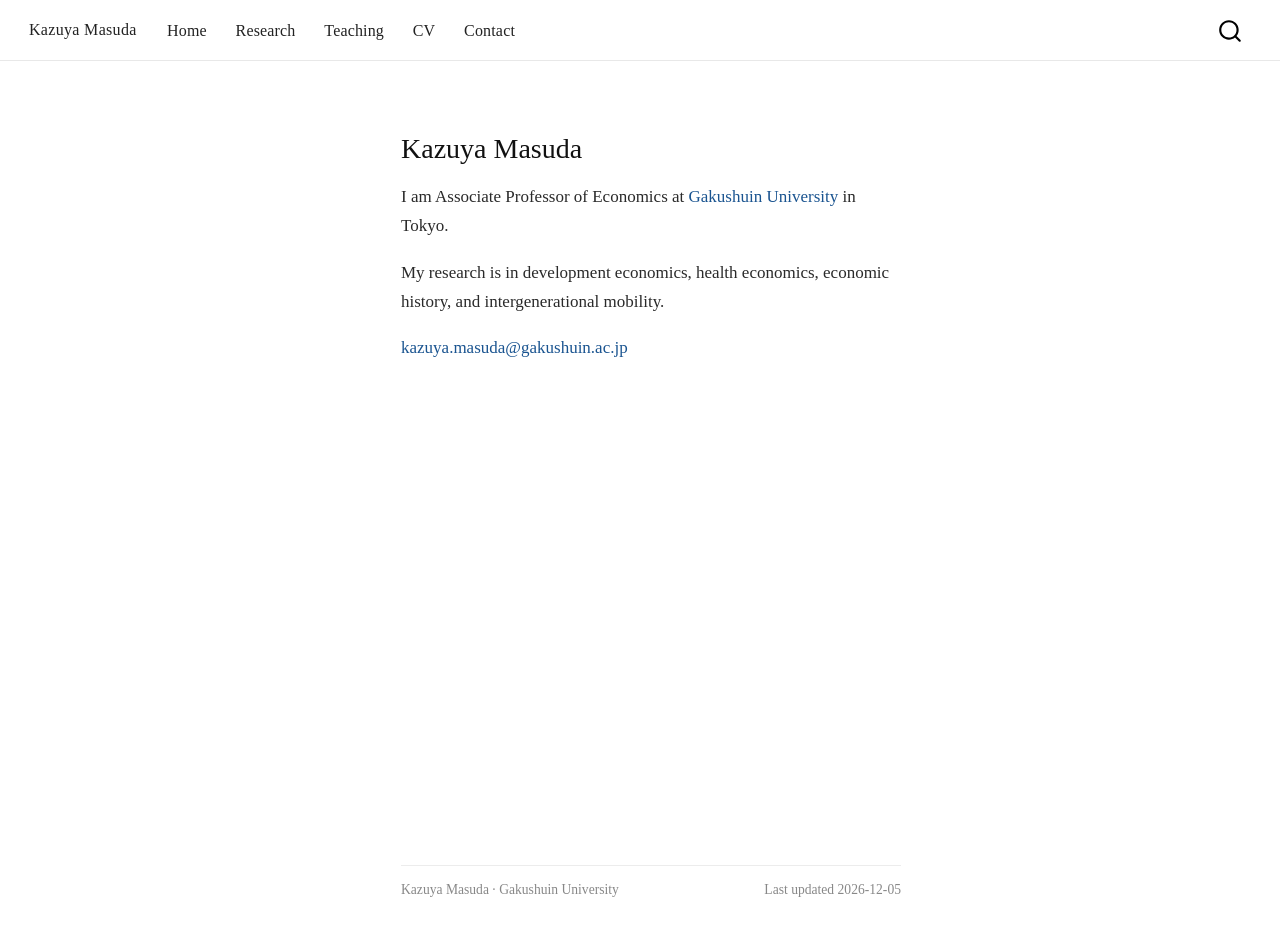
<file: index.html>
<!DOCTYPE html>
<html xmlns="http://www.w3.org/1999/xhtml" lang="en" xml:lang="en"><head>

<meta charset="utf-8">
<meta name="generator" content="quarto-1.9.37">

<meta name="viewport" content="width=device-width, initial-scale=1.0, user-scalable=yes">


<title>Kazuya Masuda</title>
<style>
/* Default styles provided by pandoc.
** See https://pandoc.org/MANUAL.html#variables-for-html for config info.
*/
code{white-space: pre-wrap;}
span.smallcaps{font-variant: small-caps;}
div.columns{display: flex; gap: min(4vw, 1.5em);}
div.column{flex: auto; overflow-x: auto;}
div.hanging-indent{margin-left: 1.5em; text-indent: -1.5em;}
ul.task-list{list-style: none;}
ul.task-list li input[type="checkbox"] {
  width: 0.8em;
  margin: 0 0.8em 0.2em -1em; /* quarto-specific, see https://github.com/quarto-dev/quarto-cli/issues/4556 */ 
  vertical-align: middle;
}
</style>


<script src="site_libs/quarto-nav/quarto-nav.js"></script>
<script src="site_libs/clipboard/clipboard.min.js"></script>
<script src="site_libs/quarto-search/autocomplete.umd.js"></script>
<script src="site_libs/quarto-search/fuse.min.js"></script>
<script src="site_libs/quarto-search/quarto-search.js"></script>
<meta name="quarto:offset" content="./">
<script src="site_libs/quarto-html/quarto.js" type="module"></script>
<script src="site_libs/quarto-html/tabsets/tabsets.js" type="module"></script>
<script src="site_libs/quarto-html/popper.min.js"></script>
<script src="site_libs/quarto-html/tippy.umd.min.js"></script>
<script src="site_libs/quarto-html/anchor.min.js"></script>
<link href="site_libs/quarto-html/tippy.css" rel="stylesheet">
<link href="site_libs/quarto-html/quarto-syntax-highlighting-7f8f88aac4f3542376d5c11b86a4c14d.css" rel="stylesheet" id="quarto-text-highlighting-styles">
<script src="site_libs/bootstrap/bootstrap.min.js"></script>
<link href="site_libs/bootstrap/bootstrap-icons.css" rel="stylesheet">
<link href="site_libs/bootstrap/bootstrap-cf0db33da047c7ef5c9f07c992a88724.min.css" rel="stylesheet" append-hash="true" id="quarto-bootstrap" data-mode="light">
<script id="quarto-search-options" type="application/json">{
  "location": "navbar",
  "copy-button": false,
  "collapse-after": 3,
  "panel-placement": "end",
  "type": "overlay",
  "limit": 50,
  "keyboard-shortcut": [
    "f",
    "/",
    "s"
  ],
  "show-item-context": false,
  "language": {
    "search-no-results-text": "No results",
    "search-matching-documents-text": "matching documents",
    "search-copy-link-title": "Copy link to search",
    "search-hide-matches-text": "Hide additional matches",
    "search-more-match-text": "more match in this document",
    "search-more-matches-text": "more matches in this document",
    "search-clear-button-title": "Clear",
    "search-text-placeholder": "",
    "search-detached-cancel-button-title": "Cancel",
    "search-submit-button-title": "Submit",
    "search-label": "Search"
  }
}</script>


<link rel="stylesheet" href="styles.css">
</head>

<body class="nav-fixed fullcontent quarto-light">

<div id="quarto-search-results"></div>
  <header id="quarto-header" class="headroom fixed-top">
    <nav class="navbar navbar-expand-lg " data-bs-theme="dark">
      <div class="navbar-container container-fluid">
      <div class="navbar-brand-container mx-auto">
    <a class="navbar-brand" href="./index.html">
    <span class="navbar-title">Kazuya Masuda</span>
    </a>
  </div>
            <div id="quarto-search" class="" title="Search"></div>
          <button class="navbar-toggler" type="button" data-bs-toggle="collapse" data-bs-target="#navbarCollapse" aria-controls="navbarCollapse" role="menu" aria-expanded="false" aria-label="Toggle navigation" onclick="if (window.quartoToggleHeadroom) { window.quartoToggleHeadroom(); }">
  <span class="navbar-toggler-icon"></span>
</button>
          <div class="collapse navbar-collapse" id="navbarCollapse">
            <ul class="navbar-nav navbar-nav-scroll me-auto">
  <li class="nav-item">
    <a class="nav-link active" href="./index.html" aria-current="page"> 
<span class="menu-text">Home</span></a>
  </li>  
  <li class="nav-item">
    <a class="nav-link" href="./research.html"> 
<span class="menu-text">Research</span></a>
  </li>  
  <li class="nav-item">
    <a class="nav-link" href="./teaching.html"> 
<span class="menu-text">Teaching</span></a>
  </li>  
  <li class="nav-item">
    <a class="nav-link" href="./cv.html"> 
<span class="menu-text">CV</span></a>
  </li>  
  <li class="nav-item">
    <a class="nav-link" href="./contact.html"> 
<span class="menu-text">Contact</span></a>
  </li>  
</ul>
          </div> <!-- /navcollapse -->
            <div class="quarto-navbar-tools">
</div>
      </div> <!-- /container-fluid -->
    </nav>
</header>
<!-- content -->
<div id="quarto-content" class="quarto-container page-columns page-rows-contents page-layout-article page-navbar">
<!-- sidebar -->
<!-- margin-sidebar -->
    
<!-- main -->
<main class="content" id="quarto-document-content">

<header id="title-block-header" class="quarto-title-block default">
<div class="quarto-title">
<h1 class="title">Kazuya Masuda</h1>
</div>



<div class="quarto-title-meta">

    
  
    
  </div>
  


</header>


<p>I am Associate Professor of Economics at <a href="https://www.gakushuin.ac.jp/univ/eco/">Gakushuin University</a> in Tokyo.</p>
<p>My research is in development economics, health economics, economic history, and intergenerational mobility.</p>
<p><a href="mailto:kazuya.masuda@gakushuin.ac.jp">kazuya.masuda@gakushuin.ac.jp</a></p>



</main> <!-- /main -->
<footer class="site-footer">
  Kazuya Masuda · Gakushuin University
  <span style="float: right;">Last updated <span id="last-updated"></span></span>
</footer>
<script>
  (function () {
    var d = new Date(document.lastModified);
    var iso = d.toISOString().slice(0, 10);
    var el = document.getElementById("last-updated");
    if (el) el.textContent = iso;
  })();
</script>
<script id="quarto-html-after-body" type="application/javascript">
  window.document.addEventListener("DOMContentLoaded", function (event) {
    const icon = "";
    const anchorJS = new window.AnchorJS();
    anchorJS.options = {
      placement: 'right',
      icon: icon
    };
    anchorJS.add('.anchored');
    const isCodeAnnotation = (el) => {
      for (const clz of el.classList) {
        if (clz.startsWith('code-annotation-')) {                     
          return true;
        }
      }
      return false;
    }
    const onCopySuccess = function(e) {
      // button target
      const button = e.trigger;
      // don't keep focus
      button.blur();
      // flash "checked"
      button.classList.add('code-copy-button-checked');
      var currentTitle = button.getAttribute("title");
      button.setAttribute("title", "Copied!");
      let tooltip;
      if (window.bootstrap) {
        button.setAttribute("data-bs-toggle", "tooltip");
        button.setAttribute("data-bs-placement", "left");
        button.setAttribute("data-bs-title", "Copied!");
        tooltip = new bootstrap.Tooltip(button, 
          { trigger: "manual", 
            customClass: "code-copy-button-tooltip",
            offset: [0, -8]});
        tooltip.show();    
      }
      setTimeout(function() {
        if (tooltip) {
          tooltip.hide();
          button.removeAttribute("data-bs-title");
          button.removeAttribute("data-bs-toggle");
          button.removeAttribute("data-bs-placement");
        }
        button.setAttribute("title", currentTitle);
        button.classList.remove('code-copy-button-checked');
      }, 1000);
      // clear code selection
      e.clearSelection();
    }
    const getTextToCopy = function(trigger) {
      const outerScaffold = trigger.parentElement.cloneNode(true);
      const codeEl = outerScaffold.querySelector('code');
      for (const childEl of codeEl.children) {
        if (isCodeAnnotation(childEl)) {
          childEl.remove();
        }
      }
      return codeEl.innerText;
    }
    const clipboard = new window.ClipboardJS('.code-copy-button:not([data-in-quarto-modal])', {
      text: getTextToCopy
    });
    clipboard.on('success', onCopySuccess);
    if (window.document.getElementById('quarto-embedded-source-code-modal')) {
      const clipboardModal = new window.ClipboardJS('.code-copy-button[data-in-quarto-modal]', {
        text: getTextToCopy,
        container: window.document.getElementById('quarto-embedded-source-code-modal')
      });
      clipboardModal.on('success', onCopySuccess);
    }
      var localhostRegex = new RegExp(/^(?:http|https):\/\/localhost\:?[0-9]*\//);
      var mailtoRegex = new RegExp(/^mailto:/);
        var filterRegex = new RegExp("https:\/\/kazumasuda\.github\.io\/");
      var isInternal = (href) => {
          return filterRegex.test(href) || localhostRegex.test(href) || mailtoRegex.test(href);
      }
      // Inspect non-navigation links and adorn them if external
     var links = window.document.querySelectorAll('a[href]:not(.nav-link):not(.navbar-brand):not(.toc-action):not(.sidebar-link):not(.sidebar-item-toggle):not(.pagination-link):not(.no-external):not([aria-hidden]):not(.dropdown-item):not(.quarto-navigation-tool):not(.about-link)');
      for (var i=0; i<links.length; i++) {
        const link = links[i];
        if (!isInternal(link.href)) {
          // undo the damage that might have been done by quarto-nav.js in the case of
          // links that we want to consider external
          if (link.dataset.originalHref !== undefined) {
            link.href = link.dataset.originalHref;
          }
        }
      }
    function tippyHover(el, contentFn, onTriggerFn, onUntriggerFn) {
      const config = {
        allowHTML: true,
        maxWidth: 500,
        delay: 100,
        arrow: false,
        appendTo: function(el) {
            return el.parentElement;
        },
        interactive: true,
        interactiveBorder: 10,
        theme: 'quarto',
        placement: 'bottom-start',
      };
      if (contentFn) {
        config.content = contentFn;
      }
      if (onTriggerFn) {
        config.onTrigger = onTriggerFn;
      }
      if (onUntriggerFn) {
        config.onUntrigger = onUntriggerFn;
      }
      window.tippy(el, config); 
    }
    const noterefs = window.document.querySelectorAll('a[role="doc-noteref"]');
    for (var i=0; i<noterefs.length; i++) {
      const ref = noterefs[i];
      tippyHover(ref, function() {
        // use id or data attribute instead here
        let href = ref.getAttribute('data-footnote-href') || ref.getAttribute('href');
        try { href = new URL(href).hash; } catch {}
        const id = href.replace(/^#\/?/, "");
        const note = window.document.getElementById(id);
        if (note) {
          return note.innerHTML;
        } else {
          return "";
        }
      });
    }
    const xrefs = window.document.querySelectorAll('a.quarto-xref');
    const processXRef = (id, note) => {
      // Strip column container classes
      const stripColumnClz = (el) => {
        el.classList.remove("page-full", "page-columns");
        if (el.children) {
          for (const child of el.children) {
            stripColumnClz(child);
          }
        }
      }
      stripColumnClz(note)
      if (id === null || id.startsWith('sec-')) {
        // Special case sections, only their first couple elements
        const container = document.createElement("div");
        if (note.children && note.children.length > 2) {
          container.appendChild(note.children[0].cloneNode(true));
          for (let i = 1; i < note.children.length; i++) {
            const child = note.children[i];
            if (child.tagName === "P" && child.innerText === "") {
              continue;
            } else {
              container.appendChild(child.cloneNode(true));
              break;
            }
          }
          if (window.Quarto?.typesetMath) {
            window.Quarto.typesetMath(container);
          }
          return container.innerHTML
        } else {
          if (window.Quarto?.typesetMath) {
            window.Quarto.typesetMath(note);
          }
          return note.innerHTML;
        }
      } else {
        // Remove any anchor links if they are present
        const anchorLink = note.querySelector('a.anchorjs-link');
        if (anchorLink) {
          anchorLink.remove();
        }
        if (window.Quarto?.typesetMath) {
          window.Quarto.typesetMath(note);
        }
        if (note.classList.contains("callout")) {
          return note.outerHTML;
        } else {
          return note.innerHTML;
        }
      }
    }
    for (var i=0; i<xrefs.length; i++) {
      const xref = xrefs[i];
      tippyHover(xref, undefined, function(instance) {
        instance.disable();
        let url = xref.getAttribute('href');
        let hash = undefined; 
        if (url.startsWith('#')) {
          hash = url;
        } else {
          try { hash = new URL(url).hash; } catch {}
        }
        if (hash) {
          const id = hash.replace(/^#\/?/, "");
          const note = window.document.getElementById(id);
          if (note !== null) {
            try {
              const html = processXRef(id, note.cloneNode(true));
              instance.setContent(html);
            } finally {
              instance.enable();
              instance.show();
            }
          } else {
            // See if we can fetch this
            fetch(url.split('#')[0])
            .then(res => res.text())
            .then(html => {
              const parser = new DOMParser();
              const htmlDoc = parser.parseFromString(html, "text/html");
              const note = htmlDoc.getElementById(id);
              if (note !== null) {
                const html = processXRef(id, note);
                instance.setContent(html);
              } 
            }).finally(() => {
              instance.enable();
              instance.show();
            });
          }
        } else {
          // See if we can fetch a full url (with no hash to target)
          // This is a special case and we should probably do some content thinning / targeting
          fetch(url)
          .then(res => res.text())
          .then(html => {
            const parser = new DOMParser();
            const htmlDoc = parser.parseFromString(html, "text/html");
            const note = htmlDoc.querySelector('main.content');
            if (note !== null) {
              // This should only happen for chapter cross references
              // (since there is no id in the URL)
              // remove the first header
              if (note.children.length > 0 && note.children[0].tagName === "HEADER") {
                note.children[0].remove();
              }
              const html = processXRef(null, note);
              instance.setContent(html);
            } 
          }).finally(() => {
            instance.enable();
            instance.show();
          });
        }
      }, function(instance) {
      });
    }
        let selectedAnnoteEl;
        const selectorForAnnotation = ( cell, annotation) => {
          let cellAttr = 'data-code-cell="' + cell + '"';
          let lineAttr = 'data-code-annotation="' +  annotation + '"';
          const selector = 'span[' + cellAttr + '][' + lineAttr + ']';
          return selector;
        }
        const selectCodeLines = (annoteEl) => {
          const doc = window.document;
          const targetCell = annoteEl.getAttribute("data-target-cell");
          const targetAnnotation = annoteEl.getAttribute("data-target-annotation");
          const annoteSpan = window.document.querySelector(selectorForAnnotation(targetCell, targetAnnotation));
          const lines = annoteSpan.getAttribute("data-code-lines").split(",");
          const lineIds = lines.map((line) => {
            return targetCell + "-" + line;
          })
          let top = null;
          let height = null;
          let parent = null;
          if (lineIds.length > 0) {
              //compute the position of the single el (top and bottom and make a div)
              const el = window.document.getElementById(lineIds[0]);
              top = el.offsetTop;
              height = el.offsetHeight;
              parent = el.parentElement.parentElement;
            if (lineIds.length > 1) {
              const lastEl = window.document.getElementById(lineIds[lineIds.length - 1]);
              const bottom = lastEl.offsetTop + lastEl.offsetHeight;
              height = bottom - top;
            }
            if (top !== null && height !== null && parent !== null) {
              // cook up a div (if necessary) and position it 
              let div = window.document.getElementById("code-annotation-line-highlight");
              if (div === null) {
                div = window.document.createElement("div");
                div.setAttribute("id", "code-annotation-line-highlight");
                div.style.position = 'absolute';
                parent.appendChild(div);
              }
              div.style.top = top - 2 + "px";
              div.style.height = height + 4 + "px";
              div.style.left = 0;
              let gutterDiv = window.document.getElementById("code-annotation-line-highlight-gutter");
              if (gutterDiv === null) {
                gutterDiv = window.document.createElement("div");
                gutterDiv.setAttribute("id", "code-annotation-line-highlight-gutter");
                gutterDiv.style.position = 'absolute';
                const codeCell = window.document.getElementById(targetCell);
                const gutter = codeCell.querySelector('.code-annotation-gutter');
                gutter.appendChild(gutterDiv);
              }
              gutterDiv.style.top = top - 2 + "px";
              gutterDiv.style.height = height + 4 + "px";
            }
            selectedAnnoteEl = annoteEl;
          }
        };
        const unselectCodeLines = () => {
          const elementsIds = ["code-annotation-line-highlight", "code-annotation-line-highlight-gutter"];
          elementsIds.forEach((elId) => {
            const div = window.document.getElementById(elId);
            if (div) {
              div.remove();
            }
          });
          selectedAnnoteEl = undefined;
        };
          // Handle positioning of the toggle
      window.addEventListener(
        "resize",
        throttle(() => {
          elRect = undefined;
          if (selectedAnnoteEl) {
            selectCodeLines(selectedAnnoteEl);
          }
        }, 10)
      );
      function throttle(fn, ms) {
      let throttle = false;
      let timer;
        return (...args) => {
          if(!throttle) { // first call gets through
              fn.apply(this, args);
              throttle = true;
          } else { // all the others get throttled
              if(timer) clearTimeout(timer); // cancel #2
              timer = setTimeout(() => {
                fn.apply(this, args);
                timer = throttle = false;
              }, ms);
          }
        };
      }
        // Attach click handler to the DT
        const annoteDls = window.document.querySelectorAll('dt[data-target-cell]');
        for (const annoteDlNode of annoteDls) {
          annoteDlNode.addEventListener('click', (event) => {
            const clickedEl = event.target;
            if (clickedEl !== selectedAnnoteEl) {
              unselectCodeLines();
              const activeEl = window.document.querySelector('dt[data-target-cell].code-annotation-active');
              if (activeEl) {
                activeEl.classList.remove('code-annotation-active');
              }
              selectCodeLines(clickedEl);
              clickedEl.classList.add('code-annotation-active');
            } else {
              // Unselect the line
              unselectCodeLines();
              clickedEl.classList.remove('code-annotation-active');
            }
          });
        }
    const findCites = (el) => {
      const parentEl = el.parentElement;
      if (parentEl) {
        const cites = parentEl.dataset.cites;
        if (cites) {
          return {
            el,
            cites: cites.split(' ')
          };
        } else {
          return findCites(el.parentElement)
        }
      } else {
        return undefined;
      }
    };
    var bibliorefs = window.document.querySelectorAll('a[role="doc-biblioref"]');
    for (var i=0; i<bibliorefs.length; i++) {
      const ref = bibliorefs[i];
      const citeInfo = findCites(ref);
      if (citeInfo) {
        tippyHover(citeInfo.el, function() {
          var popup = window.document.createElement('div');
          citeInfo.cites.forEach(function(cite) {
            var citeDiv = window.document.createElement('div');
            citeDiv.classList.add('hanging-indent');
            citeDiv.classList.add('csl-entry');
            var biblioDiv = window.document.getElementById('ref-' + cite);
            if (biblioDiv) {
              citeDiv.innerHTML = biblioDiv.innerHTML;
            }
            popup.appendChild(citeDiv);
          });
          return popup.innerHTML;
        });
      }
    }
  });
  </script>
</div> <!-- /content -->




</body></html>
</file>
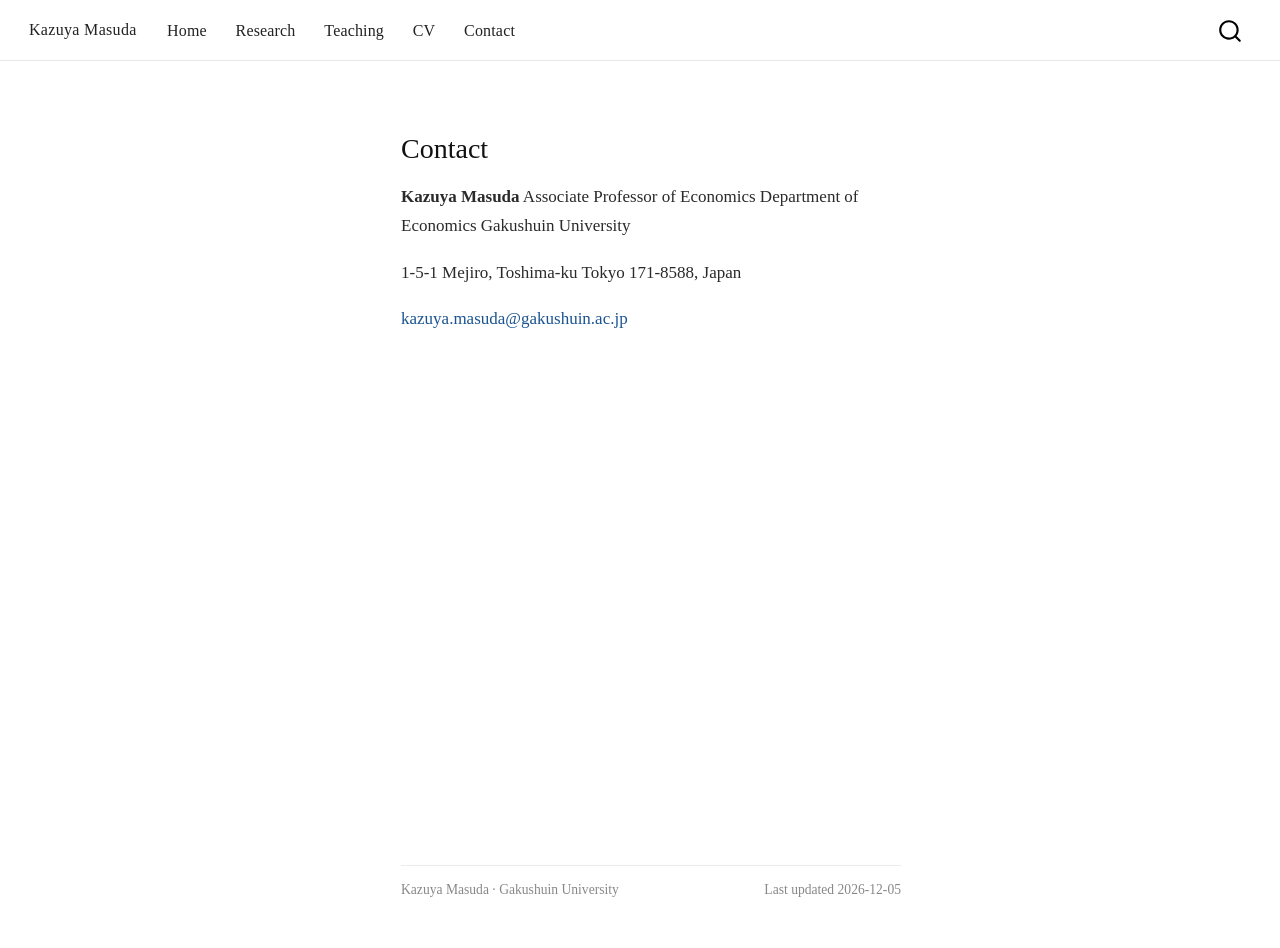
<file: contact.html>
<!DOCTYPE html>
<html xmlns="http://www.w3.org/1999/xhtml" lang="en" xml:lang="en"><head>

<meta charset="utf-8">
<meta name="generator" content="quarto-1.9.37">

<meta name="viewport" content="width=device-width, initial-scale=1.0, user-scalable=yes">


<title>Contact – Kazuya Masuda</title>
<style>
/* Default styles provided by pandoc.
** See https://pandoc.org/MANUAL.html#variables-for-html for config info.
*/
code{white-space: pre-wrap;}
span.smallcaps{font-variant: small-caps;}
div.columns{display: flex; gap: min(4vw, 1.5em);}
div.column{flex: auto; overflow-x: auto;}
div.hanging-indent{margin-left: 1.5em; text-indent: -1.5em;}
ul.task-list{list-style: none;}
ul.task-list li input[type="checkbox"] {
  width: 0.8em;
  margin: 0 0.8em 0.2em -1em; /* quarto-specific, see https://github.com/quarto-dev/quarto-cli/issues/4556 */ 
  vertical-align: middle;
}
</style>


<script src="site_libs/quarto-nav/quarto-nav.js"></script>
<script src="site_libs/clipboard/clipboard.min.js"></script>
<script src="site_libs/quarto-search/autocomplete.umd.js"></script>
<script src="site_libs/quarto-search/fuse.min.js"></script>
<script src="site_libs/quarto-search/quarto-search.js"></script>
<meta name="quarto:offset" content="./">
<script src="site_libs/quarto-html/quarto.js" type="module"></script>
<script src="site_libs/quarto-html/tabsets/tabsets.js" type="module"></script>
<script src="site_libs/quarto-html/popper.min.js"></script>
<script src="site_libs/quarto-html/tippy.umd.min.js"></script>
<script src="site_libs/quarto-html/anchor.min.js"></script>
<link href="site_libs/quarto-html/tippy.css" rel="stylesheet">
<link href="site_libs/quarto-html/quarto-syntax-highlighting-7f8f88aac4f3542376d5c11b86a4c14d.css" rel="stylesheet" id="quarto-text-highlighting-styles">
<script src="site_libs/bootstrap/bootstrap.min.js"></script>
<link href="site_libs/bootstrap/bootstrap-icons.css" rel="stylesheet">
<link href="site_libs/bootstrap/bootstrap-cf0db33da047c7ef5c9f07c992a88724.min.css" rel="stylesheet" append-hash="true" id="quarto-bootstrap" data-mode="light">
<script id="quarto-search-options" type="application/json">{
  "location": "navbar",
  "copy-button": false,
  "collapse-after": 3,
  "panel-placement": "end",
  "type": "overlay",
  "limit": 50,
  "keyboard-shortcut": [
    "f",
    "/",
    "s"
  ],
  "show-item-context": false,
  "language": {
    "search-no-results-text": "No results",
    "search-matching-documents-text": "matching documents",
    "search-copy-link-title": "Copy link to search",
    "search-hide-matches-text": "Hide additional matches",
    "search-more-match-text": "more match in this document",
    "search-more-matches-text": "more matches in this document",
    "search-clear-button-title": "Clear",
    "search-text-placeholder": "",
    "search-detached-cancel-button-title": "Cancel",
    "search-submit-button-title": "Submit",
    "search-label": "Search"
  }
}</script>


<link rel="stylesheet" href="styles.css">
</head>

<body class="nav-fixed fullcontent quarto-light">

<div id="quarto-search-results"></div>
  <header id="quarto-header" class="headroom fixed-top">
    <nav class="navbar navbar-expand-lg " data-bs-theme="dark">
      <div class="navbar-container container-fluid">
      <div class="navbar-brand-container mx-auto">
    <a class="navbar-brand" href="./index.html">
    <span class="navbar-title">Kazuya Masuda</span>
    </a>
  </div>
            <div id="quarto-search" class="" title="Search"></div>
          <button class="navbar-toggler" type="button" data-bs-toggle="collapse" data-bs-target="#navbarCollapse" aria-controls="navbarCollapse" role="menu" aria-expanded="false" aria-label="Toggle navigation" onclick="if (window.quartoToggleHeadroom) { window.quartoToggleHeadroom(); }">
  <span class="navbar-toggler-icon"></span>
</button>
          <div class="collapse navbar-collapse" id="navbarCollapse">
            <ul class="navbar-nav navbar-nav-scroll me-auto">
  <li class="nav-item">
    <a class="nav-link" href="./index.html"> 
<span class="menu-text">Home</span></a>
  </li>  
  <li class="nav-item">
    <a class="nav-link" href="./research.html"> 
<span class="menu-text">Research</span></a>
  </li>  
  <li class="nav-item">
    <a class="nav-link" href="./teaching.html"> 
<span class="menu-text">Teaching</span></a>
  </li>  
  <li class="nav-item">
    <a class="nav-link" href="./cv.html"> 
<span class="menu-text">CV</span></a>
  </li>  
  <li class="nav-item">
    <a class="nav-link active" href="./contact.html" aria-current="page"> 
<span class="menu-text">Contact</span></a>
  </li>  
</ul>
          </div> <!-- /navcollapse -->
            <div class="quarto-navbar-tools">
</div>
      </div> <!-- /container-fluid -->
    </nav>
</header>
<!-- content -->
<div id="quarto-content" class="quarto-container page-columns page-rows-contents page-layout-article page-navbar">
<!-- sidebar -->
<!-- margin-sidebar -->
    
<!-- main -->
<main class="content" id="quarto-document-content">

<header id="title-block-header" class="quarto-title-block default">
<div class="quarto-title">
<h1 class="title">Contact</h1>
</div>



<div class="quarto-title-meta">

    
  
    
  </div>
  


</header>


<p><strong>Kazuya Masuda</strong> Associate Professor of Economics Department of Economics Gakushuin University</p>
<p>1-5-1 Mejiro, Toshima-ku Tokyo 171-8588, Japan</p>
<p><a href="mailto:kazuya.masuda@gakushuin.ac.jp">kazuya.masuda@gakushuin.ac.jp</a></p>



</main> <!-- /main -->
<footer class="site-footer">
  Kazuya Masuda · Gakushuin University
  <span style="float: right;">Last updated <span id="last-updated"></span></span>
</footer>
<script>
  (function () {
    var d = new Date(document.lastModified);
    var iso = d.toISOString().slice(0, 10);
    var el = document.getElementById("last-updated");
    if (el) el.textContent = iso;
  })();
</script>
<script id="quarto-html-after-body" type="application/javascript">
  window.document.addEventListener("DOMContentLoaded", function (event) {
    const icon = "";
    const anchorJS = new window.AnchorJS();
    anchorJS.options = {
      placement: 'right',
      icon: icon
    };
    anchorJS.add('.anchored');
    const isCodeAnnotation = (el) => {
      for (const clz of el.classList) {
        if (clz.startsWith('code-annotation-')) {                     
          return true;
        }
      }
      return false;
    }
    const onCopySuccess = function(e) {
      // button target
      const button = e.trigger;
      // don't keep focus
      button.blur();
      // flash "checked"
      button.classList.add('code-copy-button-checked');
      var currentTitle = button.getAttribute("title");
      button.setAttribute("title", "Copied!");
      let tooltip;
      if (window.bootstrap) {
        button.setAttribute("data-bs-toggle", "tooltip");
        button.setAttribute("data-bs-placement", "left");
        button.setAttribute("data-bs-title", "Copied!");
        tooltip = new bootstrap.Tooltip(button, 
          { trigger: "manual", 
            customClass: "code-copy-button-tooltip",
            offset: [0, -8]});
        tooltip.show();    
      }
      setTimeout(function() {
        if (tooltip) {
          tooltip.hide();
          button.removeAttribute("data-bs-title");
          button.removeAttribute("data-bs-toggle");
          button.removeAttribute("data-bs-placement");
        }
        button.setAttribute("title", currentTitle);
        button.classList.remove('code-copy-button-checked');
      }, 1000);
      // clear code selection
      e.clearSelection();
    }
    const getTextToCopy = function(trigger) {
      const outerScaffold = trigger.parentElement.cloneNode(true);
      const codeEl = outerScaffold.querySelector('code');
      for (const childEl of codeEl.children) {
        if (isCodeAnnotation(childEl)) {
          childEl.remove();
        }
      }
      return codeEl.innerText;
    }
    const clipboard = new window.ClipboardJS('.code-copy-button:not([data-in-quarto-modal])', {
      text: getTextToCopy
    });
    clipboard.on('success', onCopySuccess);
    if (window.document.getElementById('quarto-embedded-source-code-modal')) {
      const clipboardModal = new window.ClipboardJS('.code-copy-button[data-in-quarto-modal]', {
        text: getTextToCopy,
        container: window.document.getElementById('quarto-embedded-source-code-modal')
      });
      clipboardModal.on('success', onCopySuccess);
    }
      var localhostRegex = new RegExp(/^(?:http|https):\/\/localhost\:?[0-9]*\//);
      var mailtoRegex = new RegExp(/^mailto:/);
        var filterRegex = new RegExp("https:\/\/kazumasuda\.github\.io\/");
      var isInternal = (href) => {
          return filterRegex.test(href) || localhostRegex.test(href) || mailtoRegex.test(href);
      }
      // Inspect non-navigation links and adorn them if external
     var links = window.document.querySelectorAll('a[href]:not(.nav-link):not(.navbar-brand):not(.toc-action):not(.sidebar-link):not(.sidebar-item-toggle):not(.pagination-link):not(.no-external):not([aria-hidden]):not(.dropdown-item):not(.quarto-navigation-tool):not(.about-link)');
      for (var i=0; i<links.length; i++) {
        const link = links[i];
        if (!isInternal(link.href)) {
          // undo the damage that might have been done by quarto-nav.js in the case of
          // links that we want to consider external
          if (link.dataset.originalHref !== undefined) {
            link.href = link.dataset.originalHref;
          }
        }
      }
    function tippyHover(el, contentFn, onTriggerFn, onUntriggerFn) {
      const config = {
        allowHTML: true,
        maxWidth: 500,
        delay: 100,
        arrow: false,
        appendTo: function(el) {
            return el.parentElement;
        },
        interactive: true,
        interactiveBorder: 10,
        theme: 'quarto',
        placement: 'bottom-start',
      };
      if (contentFn) {
        config.content = contentFn;
      }
      if (onTriggerFn) {
        config.onTrigger = onTriggerFn;
      }
      if (onUntriggerFn) {
        config.onUntrigger = onUntriggerFn;
      }
      window.tippy(el, config); 
    }
    const noterefs = window.document.querySelectorAll('a[role="doc-noteref"]');
    for (var i=0; i<noterefs.length; i++) {
      const ref = noterefs[i];
      tippyHover(ref, function() {
        // use id or data attribute instead here
        let href = ref.getAttribute('data-footnote-href') || ref.getAttribute('href');
        try { href = new URL(href).hash; } catch {}
        const id = href.replace(/^#\/?/, "");
        const note = window.document.getElementById(id);
        if (note) {
          return note.innerHTML;
        } else {
          return "";
        }
      });
    }
    const xrefs = window.document.querySelectorAll('a.quarto-xref');
    const processXRef = (id, note) => {
      // Strip column container classes
      const stripColumnClz = (el) => {
        el.classList.remove("page-full", "page-columns");
        if (el.children) {
          for (const child of el.children) {
            stripColumnClz(child);
          }
        }
      }
      stripColumnClz(note)
      if (id === null || id.startsWith('sec-')) {
        // Special case sections, only their first couple elements
        const container = document.createElement("div");
        if (note.children && note.children.length > 2) {
          container.appendChild(note.children[0].cloneNode(true));
          for (let i = 1; i < note.children.length; i++) {
            const child = note.children[i];
            if (child.tagName === "P" && child.innerText === "") {
              continue;
            } else {
              container.appendChild(child.cloneNode(true));
              break;
            }
          }
          if (window.Quarto?.typesetMath) {
            window.Quarto.typesetMath(container);
          }
          return container.innerHTML
        } else {
          if (window.Quarto?.typesetMath) {
            window.Quarto.typesetMath(note);
          }
          return note.innerHTML;
        }
      } else {
        // Remove any anchor links if they are present
        const anchorLink = note.querySelector('a.anchorjs-link');
        if (anchorLink) {
          anchorLink.remove();
        }
        if (window.Quarto?.typesetMath) {
          window.Quarto.typesetMath(note);
        }
        if (note.classList.contains("callout")) {
          return note.outerHTML;
        } else {
          return note.innerHTML;
        }
      }
    }
    for (var i=0; i<xrefs.length; i++) {
      const xref = xrefs[i];
      tippyHover(xref, undefined, function(instance) {
        instance.disable();
        let url = xref.getAttribute('href');
        let hash = undefined; 
        if (url.startsWith('#')) {
          hash = url;
        } else {
          try { hash = new URL(url).hash; } catch {}
        }
        if (hash) {
          const id = hash.replace(/^#\/?/, "");
          const note = window.document.getElementById(id);
          if (note !== null) {
            try {
              const html = processXRef(id, note.cloneNode(true));
              instance.setContent(html);
            } finally {
              instance.enable();
              instance.show();
            }
          } else {
            // See if we can fetch this
            fetch(url.split('#')[0])
            .then(res => res.text())
            .then(html => {
              const parser = new DOMParser();
              const htmlDoc = parser.parseFromString(html, "text/html");
              const note = htmlDoc.getElementById(id);
              if (note !== null) {
                const html = processXRef(id, note);
                instance.setContent(html);
              } 
            }).finally(() => {
              instance.enable();
              instance.show();
            });
          }
        } else {
          // See if we can fetch a full url (with no hash to target)
          // This is a special case and we should probably do some content thinning / targeting
          fetch(url)
          .then(res => res.text())
          .then(html => {
            const parser = new DOMParser();
            const htmlDoc = parser.parseFromString(html, "text/html");
            const note = htmlDoc.querySelector('main.content');
            if (note !== null) {
              // This should only happen for chapter cross references
              // (since there is no id in the URL)
              // remove the first header
              if (note.children.length > 0 && note.children[0].tagName === "HEADER") {
                note.children[0].remove();
              }
              const html = processXRef(null, note);
              instance.setContent(html);
            } 
          }).finally(() => {
            instance.enable();
            instance.show();
          });
        }
      }, function(instance) {
      });
    }
        let selectedAnnoteEl;
        const selectorForAnnotation = ( cell, annotation) => {
          let cellAttr = 'data-code-cell="' + cell + '"';
          let lineAttr = 'data-code-annotation="' +  annotation + '"';
          const selector = 'span[' + cellAttr + '][' + lineAttr + ']';
          return selector;
        }
        const selectCodeLines = (annoteEl) => {
          const doc = window.document;
          const targetCell = annoteEl.getAttribute("data-target-cell");
          const targetAnnotation = annoteEl.getAttribute("data-target-annotation");
          const annoteSpan = window.document.querySelector(selectorForAnnotation(targetCell, targetAnnotation));
          const lines = annoteSpan.getAttribute("data-code-lines").split(",");
          const lineIds = lines.map((line) => {
            return targetCell + "-" + line;
          })
          let top = null;
          let height = null;
          let parent = null;
          if (lineIds.length > 0) {
              //compute the position of the single el (top and bottom and make a div)
              const el = window.document.getElementById(lineIds[0]);
              top = el.offsetTop;
              height = el.offsetHeight;
              parent = el.parentElement.parentElement;
            if (lineIds.length > 1) {
              const lastEl = window.document.getElementById(lineIds[lineIds.length - 1]);
              const bottom = lastEl.offsetTop + lastEl.offsetHeight;
              height = bottom - top;
            }
            if (top !== null && height !== null && parent !== null) {
              // cook up a div (if necessary) and position it 
              let div = window.document.getElementById("code-annotation-line-highlight");
              if (div === null) {
                div = window.document.createElement("div");
                div.setAttribute("id", "code-annotation-line-highlight");
                div.style.position = 'absolute';
                parent.appendChild(div);
              }
              div.style.top = top - 2 + "px";
              div.style.height = height + 4 + "px";
              div.style.left = 0;
              let gutterDiv = window.document.getElementById("code-annotation-line-highlight-gutter");
              if (gutterDiv === null) {
                gutterDiv = window.document.createElement("div");
                gutterDiv.setAttribute("id", "code-annotation-line-highlight-gutter");
                gutterDiv.style.position = 'absolute';
                const codeCell = window.document.getElementById(targetCell);
                const gutter = codeCell.querySelector('.code-annotation-gutter');
                gutter.appendChild(gutterDiv);
              }
              gutterDiv.style.top = top - 2 + "px";
              gutterDiv.style.height = height + 4 + "px";
            }
            selectedAnnoteEl = annoteEl;
          }
        };
        const unselectCodeLines = () => {
          const elementsIds = ["code-annotation-line-highlight", "code-annotation-line-highlight-gutter"];
          elementsIds.forEach((elId) => {
            const div = window.document.getElementById(elId);
            if (div) {
              div.remove();
            }
          });
          selectedAnnoteEl = undefined;
        };
          // Handle positioning of the toggle
      window.addEventListener(
        "resize",
        throttle(() => {
          elRect = undefined;
          if (selectedAnnoteEl) {
            selectCodeLines(selectedAnnoteEl);
          }
        }, 10)
      );
      function throttle(fn, ms) {
      let throttle = false;
      let timer;
        return (...args) => {
          if(!throttle) { // first call gets through
              fn.apply(this, args);
              throttle = true;
          } else { // all the others get throttled
              if(timer) clearTimeout(timer); // cancel #2
              timer = setTimeout(() => {
                fn.apply(this, args);
                timer = throttle = false;
              }, ms);
          }
        };
      }
        // Attach click handler to the DT
        const annoteDls = window.document.querySelectorAll('dt[data-target-cell]');
        for (const annoteDlNode of annoteDls) {
          annoteDlNode.addEventListener('click', (event) => {
            const clickedEl = event.target;
            if (clickedEl !== selectedAnnoteEl) {
              unselectCodeLines();
              const activeEl = window.document.querySelector('dt[data-target-cell].code-annotation-active');
              if (activeEl) {
                activeEl.classList.remove('code-annotation-active');
              }
              selectCodeLines(clickedEl);
              clickedEl.classList.add('code-annotation-active');
            } else {
              // Unselect the line
              unselectCodeLines();
              clickedEl.classList.remove('code-annotation-active');
            }
          });
        }
    const findCites = (el) => {
      const parentEl = el.parentElement;
      if (parentEl) {
        const cites = parentEl.dataset.cites;
        if (cites) {
          return {
            el,
            cites: cites.split(' ')
          };
        } else {
          return findCites(el.parentElement)
        }
      } else {
        return undefined;
      }
    };
    var bibliorefs = window.document.querySelectorAll('a[role="doc-biblioref"]');
    for (var i=0; i<bibliorefs.length; i++) {
      const ref = bibliorefs[i];
      const citeInfo = findCites(ref);
      if (citeInfo) {
        tippyHover(citeInfo.el, function() {
          var popup = window.document.createElement('div');
          citeInfo.cites.forEach(function(cite) {
            var citeDiv = window.document.createElement('div');
            citeDiv.classList.add('hanging-indent');
            citeDiv.classList.add('csl-entry');
            var biblioDiv = window.document.getElementById('ref-' + cite);
            if (biblioDiv) {
              citeDiv.innerHTML = biblioDiv.innerHTML;
            }
            popup.appendChild(citeDiv);
          });
          return popup.innerHTML;
        });
      }
    }
  });
  </script>
</div> <!-- /content -->




</body></html>
</file>
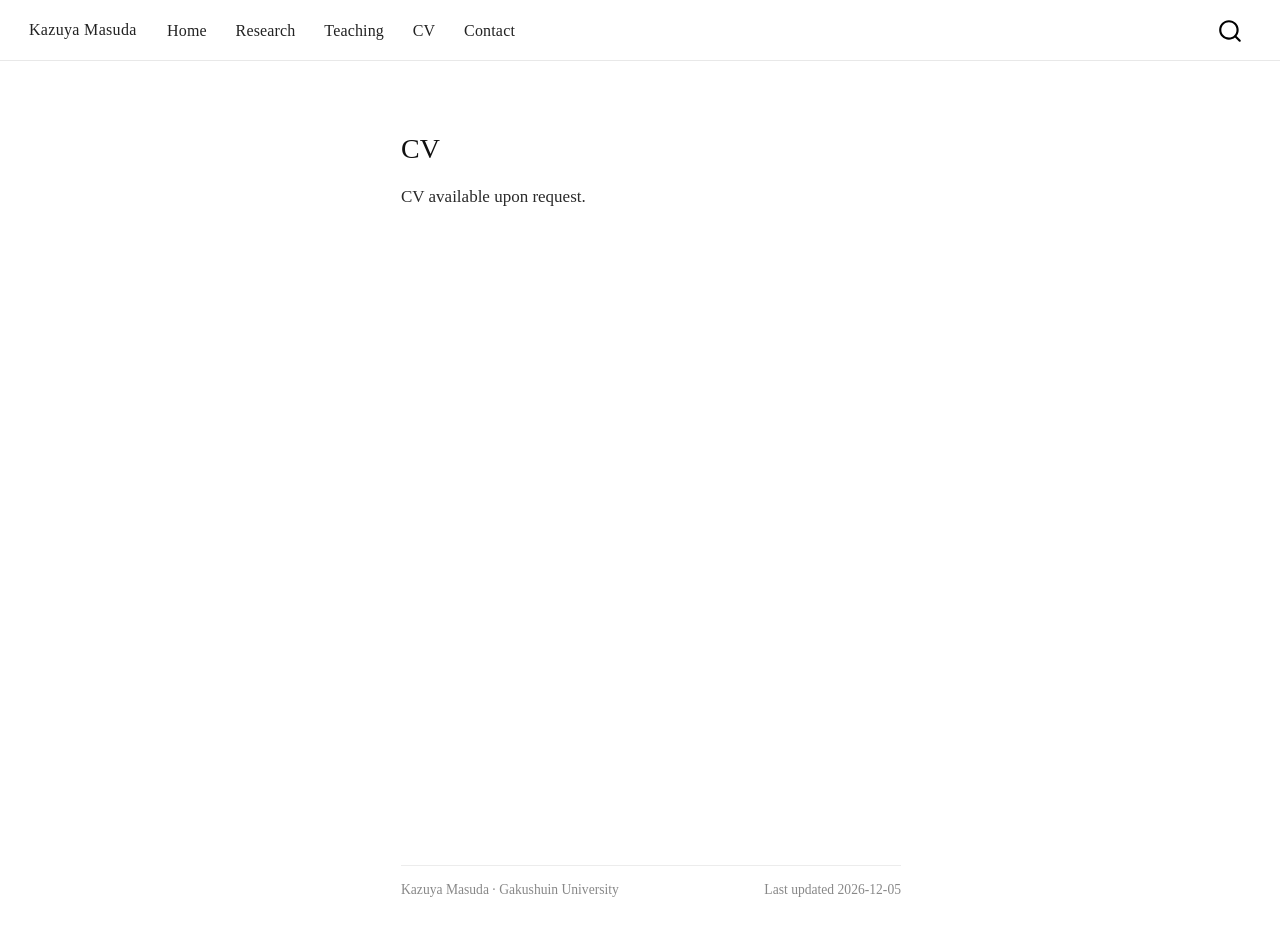
<file: cv.html>
<!DOCTYPE html>
<html xmlns="http://www.w3.org/1999/xhtml" lang="en" xml:lang="en"><head>

<meta charset="utf-8">
<meta name="generator" content="quarto-1.9.37">

<meta name="viewport" content="width=device-width, initial-scale=1.0, user-scalable=yes">


<title>CV – Kazuya Masuda</title>
<style>
/* Default styles provided by pandoc.
** See https://pandoc.org/MANUAL.html#variables-for-html for config info.
*/
code{white-space: pre-wrap;}
span.smallcaps{font-variant: small-caps;}
div.columns{display: flex; gap: min(4vw, 1.5em);}
div.column{flex: auto; overflow-x: auto;}
div.hanging-indent{margin-left: 1.5em; text-indent: -1.5em;}
ul.task-list{list-style: none;}
ul.task-list li input[type="checkbox"] {
  width: 0.8em;
  margin: 0 0.8em 0.2em -1em; /* quarto-specific, see https://github.com/quarto-dev/quarto-cli/issues/4556 */ 
  vertical-align: middle;
}
</style>


<script src="site_libs/quarto-nav/quarto-nav.js"></script>
<script src="site_libs/clipboard/clipboard.min.js"></script>
<script src="site_libs/quarto-search/autocomplete.umd.js"></script>
<script src="site_libs/quarto-search/fuse.min.js"></script>
<script src="site_libs/quarto-search/quarto-search.js"></script>
<meta name="quarto:offset" content="./">
<script src="site_libs/quarto-html/quarto.js" type="module"></script>
<script src="site_libs/quarto-html/tabsets/tabsets.js" type="module"></script>
<script src="site_libs/quarto-html/popper.min.js"></script>
<script src="site_libs/quarto-html/tippy.umd.min.js"></script>
<script src="site_libs/quarto-html/anchor.min.js"></script>
<link href="site_libs/quarto-html/tippy.css" rel="stylesheet">
<link href="site_libs/quarto-html/quarto-syntax-highlighting-7f8f88aac4f3542376d5c11b86a4c14d.css" rel="stylesheet" id="quarto-text-highlighting-styles">
<script src="site_libs/bootstrap/bootstrap.min.js"></script>
<link href="site_libs/bootstrap/bootstrap-icons.css" rel="stylesheet">
<link href="site_libs/bootstrap/bootstrap-cf0db33da047c7ef5c9f07c992a88724.min.css" rel="stylesheet" append-hash="true" id="quarto-bootstrap" data-mode="light">
<script id="quarto-search-options" type="application/json">{
  "location": "navbar",
  "copy-button": false,
  "collapse-after": 3,
  "panel-placement": "end",
  "type": "overlay",
  "limit": 50,
  "keyboard-shortcut": [
    "f",
    "/",
    "s"
  ],
  "show-item-context": false,
  "language": {
    "search-no-results-text": "No results",
    "search-matching-documents-text": "matching documents",
    "search-copy-link-title": "Copy link to search",
    "search-hide-matches-text": "Hide additional matches",
    "search-more-match-text": "more match in this document",
    "search-more-matches-text": "more matches in this document",
    "search-clear-button-title": "Clear",
    "search-text-placeholder": "",
    "search-detached-cancel-button-title": "Cancel",
    "search-submit-button-title": "Submit",
    "search-label": "Search"
  }
}</script>


<link rel="stylesheet" href="styles.css">
</head>

<body class="nav-fixed fullcontent quarto-light">

<div id="quarto-search-results"></div>
  <header id="quarto-header" class="headroom fixed-top">
    <nav class="navbar navbar-expand-lg " data-bs-theme="dark">
      <div class="navbar-container container-fluid">
      <div class="navbar-brand-container mx-auto">
    <a class="navbar-brand" href="./index.html">
    <span class="navbar-title">Kazuya Masuda</span>
    </a>
  </div>
            <div id="quarto-search" class="" title="Search"></div>
          <button class="navbar-toggler" type="button" data-bs-toggle="collapse" data-bs-target="#navbarCollapse" aria-controls="navbarCollapse" role="menu" aria-expanded="false" aria-label="Toggle navigation" onclick="if (window.quartoToggleHeadroom) { window.quartoToggleHeadroom(); }">
  <span class="navbar-toggler-icon"></span>
</button>
          <div class="collapse navbar-collapse" id="navbarCollapse">
            <ul class="navbar-nav navbar-nav-scroll me-auto">
  <li class="nav-item">
    <a class="nav-link" href="./index.html"> 
<span class="menu-text">Home</span></a>
  </li>  
  <li class="nav-item">
    <a class="nav-link" href="./research.html"> 
<span class="menu-text">Research</span></a>
  </li>  
  <li class="nav-item">
    <a class="nav-link" href="./teaching.html"> 
<span class="menu-text">Teaching</span></a>
  </li>  
  <li class="nav-item">
    <a class="nav-link active" href="./cv.html" aria-current="page"> 
<span class="menu-text">CV</span></a>
  </li>  
  <li class="nav-item">
    <a class="nav-link" href="./contact.html"> 
<span class="menu-text">Contact</span></a>
  </li>  
</ul>
          </div> <!-- /navcollapse -->
            <div class="quarto-navbar-tools">
</div>
      </div> <!-- /container-fluid -->
    </nav>
</header>
<!-- content -->
<div id="quarto-content" class="quarto-container page-columns page-rows-contents page-layout-article page-navbar">
<!-- sidebar -->
<!-- margin-sidebar -->
    
<!-- main -->
<main class="content" id="quarto-document-content">

<header id="title-block-header" class="quarto-title-block default">
<div class="quarto-title">
<h1 class="title">CV</h1>
</div>



<div class="quarto-title-meta">

    
  
    
  </div>
  


</header>


<p>CV available upon request.</p>



</main> <!-- /main -->
<footer class="site-footer">
  Kazuya Masuda · Gakushuin University
  <span style="float: right;">Last updated <span id="last-updated"></span></span>
</footer>
<script>
  (function () {
    var d = new Date(document.lastModified);
    var iso = d.toISOString().slice(0, 10);
    var el = document.getElementById("last-updated");
    if (el) el.textContent = iso;
  })();
</script>
<script id="quarto-html-after-body" type="application/javascript">
  window.document.addEventListener("DOMContentLoaded", function (event) {
    const icon = "";
    const anchorJS = new window.AnchorJS();
    anchorJS.options = {
      placement: 'right',
      icon: icon
    };
    anchorJS.add('.anchored');
    const isCodeAnnotation = (el) => {
      for (const clz of el.classList) {
        if (clz.startsWith('code-annotation-')) {                     
          return true;
        }
      }
      return false;
    }
    const onCopySuccess = function(e) {
      // button target
      const button = e.trigger;
      // don't keep focus
      button.blur();
      // flash "checked"
      button.classList.add('code-copy-button-checked');
      var currentTitle = button.getAttribute("title");
      button.setAttribute("title", "Copied!");
      let tooltip;
      if (window.bootstrap) {
        button.setAttribute("data-bs-toggle", "tooltip");
        button.setAttribute("data-bs-placement", "left");
        button.setAttribute("data-bs-title", "Copied!");
        tooltip = new bootstrap.Tooltip(button, 
          { trigger: "manual", 
            customClass: "code-copy-button-tooltip",
            offset: [0, -8]});
        tooltip.show();    
      }
      setTimeout(function() {
        if (tooltip) {
          tooltip.hide();
          button.removeAttribute("data-bs-title");
          button.removeAttribute("data-bs-toggle");
          button.removeAttribute("data-bs-placement");
        }
        button.setAttribute("title", currentTitle);
        button.classList.remove('code-copy-button-checked');
      }, 1000);
      // clear code selection
      e.clearSelection();
    }
    const getTextToCopy = function(trigger) {
      const outerScaffold = trigger.parentElement.cloneNode(true);
      const codeEl = outerScaffold.querySelector('code');
      for (const childEl of codeEl.children) {
        if (isCodeAnnotation(childEl)) {
          childEl.remove();
        }
      }
      return codeEl.innerText;
    }
    const clipboard = new window.ClipboardJS('.code-copy-button:not([data-in-quarto-modal])', {
      text: getTextToCopy
    });
    clipboard.on('success', onCopySuccess);
    if (window.document.getElementById('quarto-embedded-source-code-modal')) {
      const clipboardModal = new window.ClipboardJS('.code-copy-button[data-in-quarto-modal]', {
        text: getTextToCopy,
        container: window.document.getElementById('quarto-embedded-source-code-modal')
      });
      clipboardModal.on('success', onCopySuccess);
    }
      var localhostRegex = new RegExp(/^(?:http|https):\/\/localhost\:?[0-9]*\//);
      var mailtoRegex = new RegExp(/^mailto:/);
        var filterRegex = new RegExp("https:\/\/kazumasuda\.github\.io\/");
      var isInternal = (href) => {
          return filterRegex.test(href) || localhostRegex.test(href) || mailtoRegex.test(href);
      }
      // Inspect non-navigation links and adorn them if external
     var links = window.document.querySelectorAll('a[href]:not(.nav-link):not(.navbar-brand):not(.toc-action):not(.sidebar-link):not(.sidebar-item-toggle):not(.pagination-link):not(.no-external):not([aria-hidden]):not(.dropdown-item):not(.quarto-navigation-tool):not(.about-link)');
      for (var i=0; i<links.length; i++) {
        const link = links[i];
        if (!isInternal(link.href)) {
          // undo the damage that might have been done by quarto-nav.js in the case of
          // links that we want to consider external
          if (link.dataset.originalHref !== undefined) {
            link.href = link.dataset.originalHref;
          }
        }
      }
    function tippyHover(el, contentFn, onTriggerFn, onUntriggerFn) {
      const config = {
        allowHTML: true,
        maxWidth: 500,
        delay: 100,
        arrow: false,
        appendTo: function(el) {
            return el.parentElement;
        },
        interactive: true,
        interactiveBorder: 10,
        theme: 'quarto',
        placement: 'bottom-start',
      };
      if (contentFn) {
        config.content = contentFn;
      }
      if (onTriggerFn) {
        config.onTrigger = onTriggerFn;
      }
      if (onUntriggerFn) {
        config.onUntrigger = onUntriggerFn;
      }
      window.tippy(el, config); 
    }
    const noterefs = window.document.querySelectorAll('a[role="doc-noteref"]');
    for (var i=0; i<noterefs.length; i++) {
      const ref = noterefs[i];
      tippyHover(ref, function() {
        // use id or data attribute instead here
        let href = ref.getAttribute('data-footnote-href') || ref.getAttribute('href');
        try { href = new URL(href).hash; } catch {}
        const id = href.replace(/^#\/?/, "");
        const note = window.document.getElementById(id);
        if (note) {
          return note.innerHTML;
        } else {
          return "";
        }
      });
    }
    const xrefs = window.document.querySelectorAll('a.quarto-xref');
    const processXRef = (id, note) => {
      // Strip column container classes
      const stripColumnClz = (el) => {
        el.classList.remove("page-full", "page-columns");
        if (el.children) {
          for (const child of el.children) {
            stripColumnClz(child);
          }
        }
      }
      stripColumnClz(note)
      if (id === null || id.startsWith('sec-')) {
        // Special case sections, only their first couple elements
        const container = document.createElement("div");
        if (note.children && note.children.length > 2) {
          container.appendChild(note.children[0].cloneNode(true));
          for (let i = 1; i < note.children.length; i++) {
            const child = note.children[i];
            if (child.tagName === "P" && child.innerText === "") {
              continue;
            } else {
              container.appendChild(child.cloneNode(true));
              break;
            }
          }
          if (window.Quarto?.typesetMath) {
            window.Quarto.typesetMath(container);
          }
          return container.innerHTML
        } else {
          if (window.Quarto?.typesetMath) {
            window.Quarto.typesetMath(note);
          }
          return note.innerHTML;
        }
      } else {
        // Remove any anchor links if they are present
        const anchorLink = note.querySelector('a.anchorjs-link');
        if (anchorLink) {
          anchorLink.remove();
        }
        if (window.Quarto?.typesetMath) {
          window.Quarto.typesetMath(note);
        }
        if (note.classList.contains("callout")) {
          return note.outerHTML;
        } else {
          return note.innerHTML;
        }
      }
    }
    for (var i=0; i<xrefs.length; i++) {
      const xref = xrefs[i];
      tippyHover(xref, undefined, function(instance) {
        instance.disable();
        let url = xref.getAttribute('href');
        let hash = undefined; 
        if (url.startsWith('#')) {
          hash = url;
        } else {
          try { hash = new URL(url).hash; } catch {}
        }
        if (hash) {
          const id = hash.replace(/^#\/?/, "");
          const note = window.document.getElementById(id);
          if (note !== null) {
            try {
              const html = processXRef(id, note.cloneNode(true));
              instance.setContent(html);
            } finally {
              instance.enable();
              instance.show();
            }
          } else {
            // See if we can fetch this
            fetch(url.split('#')[0])
            .then(res => res.text())
            .then(html => {
              const parser = new DOMParser();
              const htmlDoc = parser.parseFromString(html, "text/html");
              const note = htmlDoc.getElementById(id);
              if (note !== null) {
                const html = processXRef(id, note);
                instance.setContent(html);
              } 
            }).finally(() => {
              instance.enable();
              instance.show();
            });
          }
        } else {
          // See if we can fetch a full url (with no hash to target)
          // This is a special case and we should probably do some content thinning / targeting
          fetch(url)
          .then(res => res.text())
          .then(html => {
            const parser = new DOMParser();
            const htmlDoc = parser.parseFromString(html, "text/html");
            const note = htmlDoc.querySelector('main.content');
            if (note !== null) {
              // This should only happen for chapter cross references
              // (since there is no id in the URL)
              // remove the first header
              if (note.children.length > 0 && note.children[0].tagName === "HEADER") {
                note.children[0].remove();
              }
              const html = processXRef(null, note);
              instance.setContent(html);
            } 
          }).finally(() => {
            instance.enable();
            instance.show();
          });
        }
      }, function(instance) {
      });
    }
        let selectedAnnoteEl;
        const selectorForAnnotation = ( cell, annotation) => {
          let cellAttr = 'data-code-cell="' + cell + '"';
          let lineAttr = 'data-code-annotation="' +  annotation + '"';
          const selector = 'span[' + cellAttr + '][' + lineAttr + ']';
          return selector;
        }
        const selectCodeLines = (annoteEl) => {
          const doc = window.document;
          const targetCell = annoteEl.getAttribute("data-target-cell");
          const targetAnnotation = annoteEl.getAttribute("data-target-annotation");
          const annoteSpan = window.document.querySelector(selectorForAnnotation(targetCell, targetAnnotation));
          const lines = annoteSpan.getAttribute("data-code-lines").split(",");
          const lineIds = lines.map((line) => {
            return targetCell + "-" + line;
          })
          let top = null;
          let height = null;
          let parent = null;
          if (lineIds.length > 0) {
              //compute the position of the single el (top and bottom and make a div)
              const el = window.document.getElementById(lineIds[0]);
              top = el.offsetTop;
              height = el.offsetHeight;
              parent = el.parentElement.parentElement;
            if (lineIds.length > 1) {
              const lastEl = window.document.getElementById(lineIds[lineIds.length - 1]);
              const bottom = lastEl.offsetTop + lastEl.offsetHeight;
              height = bottom - top;
            }
            if (top !== null && height !== null && parent !== null) {
              // cook up a div (if necessary) and position it 
              let div = window.document.getElementById("code-annotation-line-highlight");
              if (div === null) {
                div = window.document.createElement("div");
                div.setAttribute("id", "code-annotation-line-highlight");
                div.style.position = 'absolute';
                parent.appendChild(div);
              }
              div.style.top = top - 2 + "px";
              div.style.height = height + 4 + "px";
              div.style.left = 0;
              let gutterDiv = window.document.getElementById("code-annotation-line-highlight-gutter");
              if (gutterDiv === null) {
                gutterDiv = window.document.createElement("div");
                gutterDiv.setAttribute("id", "code-annotation-line-highlight-gutter");
                gutterDiv.style.position = 'absolute';
                const codeCell = window.document.getElementById(targetCell);
                const gutter = codeCell.querySelector('.code-annotation-gutter');
                gutter.appendChild(gutterDiv);
              }
              gutterDiv.style.top = top - 2 + "px";
              gutterDiv.style.height = height + 4 + "px";
            }
            selectedAnnoteEl = annoteEl;
          }
        };
        const unselectCodeLines = () => {
          const elementsIds = ["code-annotation-line-highlight", "code-annotation-line-highlight-gutter"];
          elementsIds.forEach((elId) => {
            const div = window.document.getElementById(elId);
            if (div) {
              div.remove();
            }
          });
          selectedAnnoteEl = undefined;
        };
          // Handle positioning of the toggle
      window.addEventListener(
        "resize",
        throttle(() => {
          elRect = undefined;
          if (selectedAnnoteEl) {
            selectCodeLines(selectedAnnoteEl);
          }
        }, 10)
      );
      function throttle(fn, ms) {
      let throttle = false;
      let timer;
        return (...args) => {
          if(!throttle) { // first call gets through
              fn.apply(this, args);
              throttle = true;
          } else { // all the others get throttled
              if(timer) clearTimeout(timer); // cancel #2
              timer = setTimeout(() => {
                fn.apply(this, args);
                timer = throttle = false;
              }, ms);
          }
        };
      }
        // Attach click handler to the DT
        const annoteDls = window.document.querySelectorAll('dt[data-target-cell]');
        for (const annoteDlNode of annoteDls) {
          annoteDlNode.addEventListener('click', (event) => {
            const clickedEl = event.target;
            if (clickedEl !== selectedAnnoteEl) {
              unselectCodeLines();
              const activeEl = window.document.querySelector('dt[data-target-cell].code-annotation-active');
              if (activeEl) {
                activeEl.classList.remove('code-annotation-active');
              }
              selectCodeLines(clickedEl);
              clickedEl.classList.add('code-annotation-active');
            } else {
              // Unselect the line
              unselectCodeLines();
              clickedEl.classList.remove('code-annotation-active');
            }
          });
        }
    const findCites = (el) => {
      const parentEl = el.parentElement;
      if (parentEl) {
        const cites = parentEl.dataset.cites;
        if (cites) {
          return {
            el,
            cites: cites.split(' ')
          };
        } else {
          return findCites(el.parentElement)
        }
      } else {
        return undefined;
      }
    };
    var bibliorefs = window.document.querySelectorAll('a[role="doc-biblioref"]');
    for (var i=0; i<bibliorefs.length; i++) {
      const ref = bibliorefs[i];
      const citeInfo = findCites(ref);
      if (citeInfo) {
        tippyHover(citeInfo.el, function() {
          var popup = window.document.createElement('div');
          citeInfo.cites.forEach(function(cite) {
            var citeDiv = window.document.createElement('div');
            citeDiv.classList.add('hanging-indent');
            citeDiv.classList.add('csl-entry');
            var biblioDiv = window.document.getElementById('ref-' + cite);
            if (biblioDiv) {
              citeDiv.innerHTML = biblioDiv.innerHTML;
            }
            popup.appendChild(citeDiv);
          });
          return popup.innerHTML;
        });
      }
    }
  });
  </script>
</div> <!-- /content -->




</body></html>
</file>
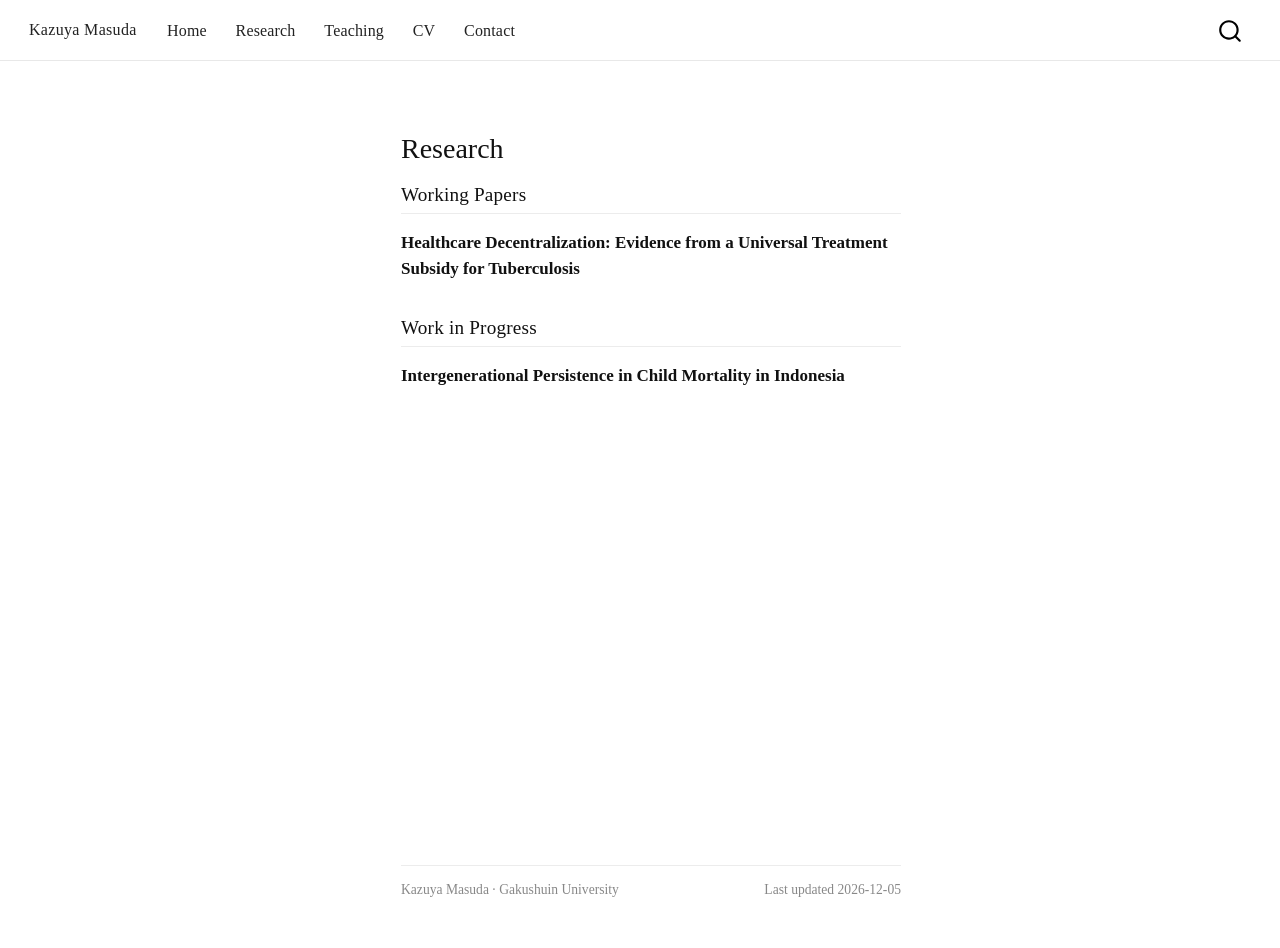
<file: research.html>
<!DOCTYPE html>
<html xmlns="http://www.w3.org/1999/xhtml" lang="en" xml:lang="en"><head>

<meta charset="utf-8">
<meta name="generator" content="quarto-1.9.37">

<meta name="viewport" content="width=device-width, initial-scale=1.0, user-scalable=yes">


<title>Research – Kazuya Masuda</title>
<style>
/* Default styles provided by pandoc.
** See https://pandoc.org/MANUAL.html#variables-for-html for config info.
*/
code{white-space: pre-wrap;}
span.smallcaps{font-variant: small-caps;}
div.columns{display: flex; gap: min(4vw, 1.5em);}
div.column{flex: auto; overflow-x: auto;}
div.hanging-indent{margin-left: 1.5em; text-indent: -1.5em;}
ul.task-list{list-style: none;}
ul.task-list li input[type="checkbox"] {
  width: 0.8em;
  margin: 0 0.8em 0.2em -1em; /* quarto-specific, see https://github.com/quarto-dev/quarto-cli/issues/4556 */ 
  vertical-align: middle;
}
</style>


<script src="site_libs/quarto-nav/quarto-nav.js"></script>
<script src="site_libs/clipboard/clipboard.min.js"></script>
<script src="site_libs/quarto-search/autocomplete.umd.js"></script>
<script src="site_libs/quarto-search/fuse.min.js"></script>
<script src="site_libs/quarto-search/quarto-search.js"></script>
<meta name="quarto:offset" content="./">
<script src="site_libs/quarto-html/quarto.js" type="module"></script>
<script src="site_libs/quarto-html/tabsets/tabsets.js" type="module"></script>
<script src="site_libs/quarto-html/popper.min.js"></script>
<script src="site_libs/quarto-html/tippy.umd.min.js"></script>
<script src="site_libs/quarto-html/anchor.min.js"></script>
<link href="site_libs/quarto-html/tippy.css" rel="stylesheet">
<link href="site_libs/quarto-html/quarto-syntax-highlighting-7f8f88aac4f3542376d5c11b86a4c14d.css" rel="stylesheet" id="quarto-text-highlighting-styles">
<script src="site_libs/bootstrap/bootstrap.min.js"></script>
<link href="site_libs/bootstrap/bootstrap-icons.css" rel="stylesheet">
<link href="site_libs/bootstrap/bootstrap-cf0db33da047c7ef5c9f07c992a88724.min.css" rel="stylesheet" append-hash="true" id="quarto-bootstrap" data-mode="light">
<script id="quarto-search-options" type="application/json">{
  "location": "navbar",
  "copy-button": false,
  "collapse-after": 3,
  "panel-placement": "end",
  "type": "overlay",
  "limit": 50,
  "keyboard-shortcut": [
    "f",
    "/",
    "s"
  ],
  "show-item-context": false,
  "language": {
    "search-no-results-text": "No results",
    "search-matching-documents-text": "matching documents",
    "search-copy-link-title": "Copy link to search",
    "search-hide-matches-text": "Hide additional matches",
    "search-more-match-text": "more match in this document",
    "search-more-matches-text": "more matches in this document",
    "search-clear-button-title": "Clear",
    "search-text-placeholder": "",
    "search-detached-cancel-button-title": "Cancel",
    "search-submit-button-title": "Submit",
    "search-label": "Search"
  }
}</script>


<link rel="stylesheet" href="styles.css">
</head>

<body class="nav-fixed fullcontent quarto-light">

<div id="quarto-search-results"></div>
  <header id="quarto-header" class="headroom fixed-top">
    <nav class="navbar navbar-expand-lg " data-bs-theme="dark">
      <div class="navbar-container container-fluid">
      <div class="navbar-brand-container mx-auto">
    <a class="navbar-brand" href="./index.html">
    <span class="navbar-title">Kazuya Masuda</span>
    </a>
  </div>
            <div id="quarto-search" class="" title="Search"></div>
          <button class="navbar-toggler" type="button" data-bs-toggle="collapse" data-bs-target="#navbarCollapse" aria-controls="navbarCollapse" role="menu" aria-expanded="false" aria-label="Toggle navigation" onclick="if (window.quartoToggleHeadroom) { window.quartoToggleHeadroom(); }">
  <span class="navbar-toggler-icon"></span>
</button>
          <div class="collapse navbar-collapse" id="navbarCollapse">
            <ul class="navbar-nav navbar-nav-scroll me-auto">
  <li class="nav-item">
    <a class="nav-link" href="./index.html"> 
<span class="menu-text">Home</span></a>
  </li>  
  <li class="nav-item">
    <a class="nav-link active" href="./research.html" aria-current="page"> 
<span class="menu-text">Research</span></a>
  </li>  
  <li class="nav-item">
    <a class="nav-link" href="./teaching.html"> 
<span class="menu-text">Teaching</span></a>
  </li>  
  <li class="nav-item">
    <a class="nav-link" href="./cv.html"> 
<span class="menu-text">CV</span></a>
  </li>  
  <li class="nav-item">
    <a class="nav-link" href="./contact.html"> 
<span class="menu-text">Contact</span></a>
  </li>  
</ul>
          </div> <!-- /navcollapse -->
            <div class="quarto-navbar-tools">
</div>
      </div> <!-- /container-fluid -->
    </nav>
</header>
<!-- content -->
<div id="quarto-content" class="quarto-container page-columns page-rows-contents page-layout-article page-navbar">
<!-- sidebar -->
<!-- margin-sidebar -->
    
<!-- main -->
<main class="content" id="quarto-document-content">

<header id="title-block-header" class="quarto-title-block default">
<div class="quarto-title">
<h1 class="title">Research</h1>
</div>



<div class="quarto-title-meta">

    
  
    
  </div>
  


</header>


<section id="working-papers" class="level2">
<h2 class="anchored" data-anchor-id="working-papers">Working Papers</h2>
<div class="paper">
<p><span class="paper-title">Healthcare Decentralization: Evidence from a Universal Treatment Subsidy for Tuberculosis</span></p>
</div>
</section>
<section id="work-in-progress" class="level2">
<h2 class="anchored" data-anchor-id="work-in-progress">Work in Progress</h2>
<div class="paper">
<p><span class="paper-title">Intergenerational Persistence in Child Mortality in Indonesia</span></p>
</div>


</section>

</main> <!-- /main -->
<footer class="site-footer">
  Kazuya Masuda · Gakushuin University
  <span style="float: right;">Last updated <span id="last-updated"></span></span>
</footer>
<script>
  (function () {
    var d = new Date(document.lastModified);
    var iso = d.toISOString().slice(0, 10);
    var el = document.getElementById("last-updated");
    if (el) el.textContent = iso;
  })();
</script>
<script id="quarto-html-after-body" type="application/javascript">
  window.document.addEventListener("DOMContentLoaded", function (event) {
    const icon = "";
    const anchorJS = new window.AnchorJS();
    anchorJS.options = {
      placement: 'right',
      icon: icon
    };
    anchorJS.add('.anchored');
    const isCodeAnnotation = (el) => {
      for (const clz of el.classList) {
        if (clz.startsWith('code-annotation-')) {                     
          return true;
        }
      }
      return false;
    }
    const onCopySuccess = function(e) {
      // button target
      const button = e.trigger;
      // don't keep focus
      button.blur();
      // flash "checked"
      button.classList.add('code-copy-button-checked');
      var currentTitle = button.getAttribute("title");
      button.setAttribute("title", "Copied!");
      let tooltip;
      if (window.bootstrap) {
        button.setAttribute("data-bs-toggle", "tooltip");
        button.setAttribute("data-bs-placement", "left");
        button.setAttribute("data-bs-title", "Copied!");
        tooltip = new bootstrap.Tooltip(button, 
          { trigger: "manual", 
            customClass: "code-copy-button-tooltip",
            offset: [0, -8]});
        tooltip.show();    
      }
      setTimeout(function() {
        if (tooltip) {
          tooltip.hide();
          button.removeAttribute("data-bs-title");
          button.removeAttribute("data-bs-toggle");
          button.removeAttribute("data-bs-placement");
        }
        button.setAttribute("title", currentTitle);
        button.classList.remove('code-copy-button-checked');
      }, 1000);
      // clear code selection
      e.clearSelection();
    }
    const getTextToCopy = function(trigger) {
      const outerScaffold = trigger.parentElement.cloneNode(true);
      const codeEl = outerScaffold.querySelector('code');
      for (const childEl of codeEl.children) {
        if (isCodeAnnotation(childEl)) {
          childEl.remove();
        }
      }
      return codeEl.innerText;
    }
    const clipboard = new window.ClipboardJS('.code-copy-button:not([data-in-quarto-modal])', {
      text: getTextToCopy
    });
    clipboard.on('success', onCopySuccess);
    if (window.document.getElementById('quarto-embedded-source-code-modal')) {
      const clipboardModal = new window.ClipboardJS('.code-copy-button[data-in-quarto-modal]', {
        text: getTextToCopy,
        container: window.document.getElementById('quarto-embedded-source-code-modal')
      });
      clipboardModal.on('success', onCopySuccess);
    }
      var localhostRegex = new RegExp(/^(?:http|https):\/\/localhost\:?[0-9]*\//);
      var mailtoRegex = new RegExp(/^mailto:/);
        var filterRegex = new RegExp("https:\/\/kazumasuda\.github\.io\/");
      var isInternal = (href) => {
          return filterRegex.test(href) || localhostRegex.test(href) || mailtoRegex.test(href);
      }
      // Inspect non-navigation links and adorn them if external
     var links = window.document.querySelectorAll('a[href]:not(.nav-link):not(.navbar-brand):not(.toc-action):not(.sidebar-link):not(.sidebar-item-toggle):not(.pagination-link):not(.no-external):not([aria-hidden]):not(.dropdown-item):not(.quarto-navigation-tool):not(.about-link)');
      for (var i=0; i<links.length; i++) {
        const link = links[i];
        if (!isInternal(link.href)) {
          // undo the damage that might have been done by quarto-nav.js in the case of
          // links that we want to consider external
          if (link.dataset.originalHref !== undefined) {
            link.href = link.dataset.originalHref;
          }
        }
      }
    function tippyHover(el, contentFn, onTriggerFn, onUntriggerFn) {
      const config = {
        allowHTML: true,
        maxWidth: 500,
        delay: 100,
        arrow: false,
        appendTo: function(el) {
            return el.parentElement;
        },
        interactive: true,
        interactiveBorder: 10,
        theme: 'quarto',
        placement: 'bottom-start',
      };
      if (contentFn) {
        config.content = contentFn;
      }
      if (onTriggerFn) {
        config.onTrigger = onTriggerFn;
      }
      if (onUntriggerFn) {
        config.onUntrigger = onUntriggerFn;
      }
      window.tippy(el, config); 
    }
    const noterefs = window.document.querySelectorAll('a[role="doc-noteref"]');
    for (var i=0; i<noterefs.length; i++) {
      const ref = noterefs[i];
      tippyHover(ref, function() {
        // use id or data attribute instead here
        let href = ref.getAttribute('data-footnote-href') || ref.getAttribute('href');
        try { href = new URL(href).hash; } catch {}
        const id = href.replace(/^#\/?/, "");
        const note = window.document.getElementById(id);
        if (note) {
          return note.innerHTML;
        } else {
          return "";
        }
      });
    }
    const xrefs = window.document.querySelectorAll('a.quarto-xref');
    const processXRef = (id, note) => {
      // Strip column container classes
      const stripColumnClz = (el) => {
        el.classList.remove("page-full", "page-columns");
        if (el.children) {
          for (const child of el.children) {
            stripColumnClz(child);
          }
        }
      }
      stripColumnClz(note)
      if (id === null || id.startsWith('sec-')) {
        // Special case sections, only their first couple elements
        const container = document.createElement("div");
        if (note.children && note.children.length > 2) {
          container.appendChild(note.children[0].cloneNode(true));
          for (let i = 1; i < note.children.length; i++) {
            const child = note.children[i];
            if (child.tagName === "P" && child.innerText === "") {
              continue;
            } else {
              container.appendChild(child.cloneNode(true));
              break;
            }
          }
          if (window.Quarto?.typesetMath) {
            window.Quarto.typesetMath(container);
          }
          return container.innerHTML
        } else {
          if (window.Quarto?.typesetMath) {
            window.Quarto.typesetMath(note);
          }
          return note.innerHTML;
        }
      } else {
        // Remove any anchor links if they are present
        const anchorLink = note.querySelector('a.anchorjs-link');
        if (anchorLink) {
          anchorLink.remove();
        }
        if (window.Quarto?.typesetMath) {
          window.Quarto.typesetMath(note);
        }
        if (note.classList.contains("callout")) {
          return note.outerHTML;
        } else {
          return note.innerHTML;
        }
      }
    }
    for (var i=0; i<xrefs.length; i++) {
      const xref = xrefs[i];
      tippyHover(xref, undefined, function(instance) {
        instance.disable();
        let url = xref.getAttribute('href');
        let hash = undefined; 
        if (url.startsWith('#')) {
          hash = url;
        } else {
          try { hash = new URL(url).hash; } catch {}
        }
        if (hash) {
          const id = hash.replace(/^#\/?/, "");
          const note = window.document.getElementById(id);
          if (note !== null) {
            try {
              const html = processXRef(id, note.cloneNode(true));
              instance.setContent(html);
            } finally {
              instance.enable();
              instance.show();
            }
          } else {
            // See if we can fetch this
            fetch(url.split('#')[0])
            .then(res => res.text())
            .then(html => {
              const parser = new DOMParser();
              const htmlDoc = parser.parseFromString(html, "text/html");
              const note = htmlDoc.getElementById(id);
              if (note !== null) {
                const html = processXRef(id, note);
                instance.setContent(html);
              } 
            }).finally(() => {
              instance.enable();
              instance.show();
            });
          }
        } else {
          // See if we can fetch a full url (with no hash to target)
          // This is a special case and we should probably do some content thinning / targeting
          fetch(url)
          .then(res => res.text())
          .then(html => {
            const parser = new DOMParser();
            const htmlDoc = parser.parseFromString(html, "text/html");
            const note = htmlDoc.querySelector('main.content');
            if (note !== null) {
              // This should only happen for chapter cross references
              // (since there is no id in the URL)
              // remove the first header
              if (note.children.length > 0 && note.children[0].tagName === "HEADER") {
                note.children[0].remove();
              }
              const html = processXRef(null, note);
              instance.setContent(html);
            } 
          }).finally(() => {
            instance.enable();
            instance.show();
          });
        }
      }, function(instance) {
      });
    }
        let selectedAnnoteEl;
        const selectorForAnnotation = ( cell, annotation) => {
          let cellAttr = 'data-code-cell="' + cell + '"';
          let lineAttr = 'data-code-annotation="' +  annotation + '"';
          const selector = 'span[' + cellAttr + '][' + lineAttr + ']';
          return selector;
        }
        const selectCodeLines = (annoteEl) => {
          const doc = window.document;
          const targetCell = annoteEl.getAttribute("data-target-cell");
          const targetAnnotation = annoteEl.getAttribute("data-target-annotation");
          const annoteSpan = window.document.querySelector(selectorForAnnotation(targetCell, targetAnnotation));
          const lines = annoteSpan.getAttribute("data-code-lines").split(",");
          const lineIds = lines.map((line) => {
            return targetCell + "-" + line;
          })
          let top = null;
          let height = null;
          let parent = null;
          if (lineIds.length > 0) {
              //compute the position of the single el (top and bottom and make a div)
              const el = window.document.getElementById(lineIds[0]);
              top = el.offsetTop;
              height = el.offsetHeight;
              parent = el.parentElement.parentElement;
            if (lineIds.length > 1) {
              const lastEl = window.document.getElementById(lineIds[lineIds.length - 1]);
              const bottom = lastEl.offsetTop + lastEl.offsetHeight;
              height = bottom - top;
            }
            if (top !== null && height !== null && parent !== null) {
              // cook up a div (if necessary) and position it 
              let div = window.document.getElementById("code-annotation-line-highlight");
              if (div === null) {
                div = window.document.createElement("div");
                div.setAttribute("id", "code-annotation-line-highlight");
                div.style.position = 'absolute';
                parent.appendChild(div);
              }
              div.style.top = top - 2 + "px";
              div.style.height = height + 4 + "px";
              div.style.left = 0;
              let gutterDiv = window.document.getElementById("code-annotation-line-highlight-gutter");
              if (gutterDiv === null) {
                gutterDiv = window.document.createElement("div");
                gutterDiv.setAttribute("id", "code-annotation-line-highlight-gutter");
                gutterDiv.style.position = 'absolute';
                const codeCell = window.document.getElementById(targetCell);
                const gutter = codeCell.querySelector('.code-annotation-gutter');
                gutter.appendChild(gutterDiv);
              }
              gutterDiv.style.top = top - 2 + "px";
              gutterDiv.style.height = height + 4 + "px";
            }
            selectedAnnoteEl = annoteEl;
          }
        };
        const unselectCodeLines = () => {
          const elementsIds = ["code-annotation-line-highlight", "code-annotation-line-highlight-gutter"];
          elementsIds.forEach((elId) => {
            const div = window.document.getElementById(elId);
            if (div) {
              div.remove();
            }
          });
          selectedAnnoteEl = undefined;
        };
          // Handle positioning of the toggle
      window.addEventListener(
        "resize",
        throttle(() => {
          elRect = undefined;
          if (selectedAnnoteEl) {
            selectCodeLines(selectedAnnoteEl);
          }
        }, 10)
      );
      function throttle(fn, ms) {
      let throttle = false;
      let timer;
        return (...args) => {
          if(!throttle) { // first call gets through
              fn.apply(this, args);
              throttle = true;
          } else { // all the others get throttled
              if(timer) clearTimeout(timer); // cancel #2
              timer = setTimeout(() => {
                fn.apply(this, args);
                timer = throttle = false;
              }, ms);
          }
        };
      }
        // Attach click handler to the DT
        const annoteDls = window.document.querySelectorAll('dt[data-target-cell]');
        for (const annoteDlNode of annoteDls) {
          annoteDlNode.addEventListener('click', (event) => {
            const clickedEl = event.target;
            if (clickedEl !== selectedAnnoteEl) {
              unselectCodeLines();
              const activeEl = window.document.querySelector('dt[data-target-cell].code-annotation-active');
              if (activeEl) {
                activeEl.classList.remove('code-annotation-active');
              }
              selectCodeLines(clickedEl);
              clickedEl.classList.add('code-annotation-active');
            } else {
              // Unselect the line
              unselectCodeLines();
              clickedEl.classList.remove('code-annotation-active');
            }
          });
        }
    const findCites = (el) => {
      const parentEl = el.parentElement;
      if (parentEl) {
        const cites = parentEl.dataset.cites;
        if (cites) {
          return {
            el,
            cites: cites.split(' ')
          };
        } else {
          return findCites(el.parentElement)
        }
      } else {
        return undefined;
      }
    };
    var bibliorefs = window.document.querySelectorAll('a[role="doc-biblioref"]');
    for (var i=0; i<bibliorefs.length; i++) {
      const ref = bibliorefs[i];
      const citeInfo = findCites(ref);
      if (citeInfo) {
        tippyHover(citeInfo.el, function() {
          var popup = window.document.createElement('div');
          citeInfo.cites.forEach(function(cite) {
            var citeDiv = window.document.createElement('div');
            citeDiv.classList.add('hanging-indent');
            citeDiv.classList.add('csl-entry');
            var biblioDiv = window.document.getElementById('ref-' + cite);
            if (biblioDiv) {
              citeDiv.innerHTML = biblioDiv.innerHTML;
            }
            popup.appendChild(citeDiv);
          });
          return popup.innerHTML;
        });
      }
    }
  });
  </script>
</div> <!-- /content -->




</body></html>
</file>
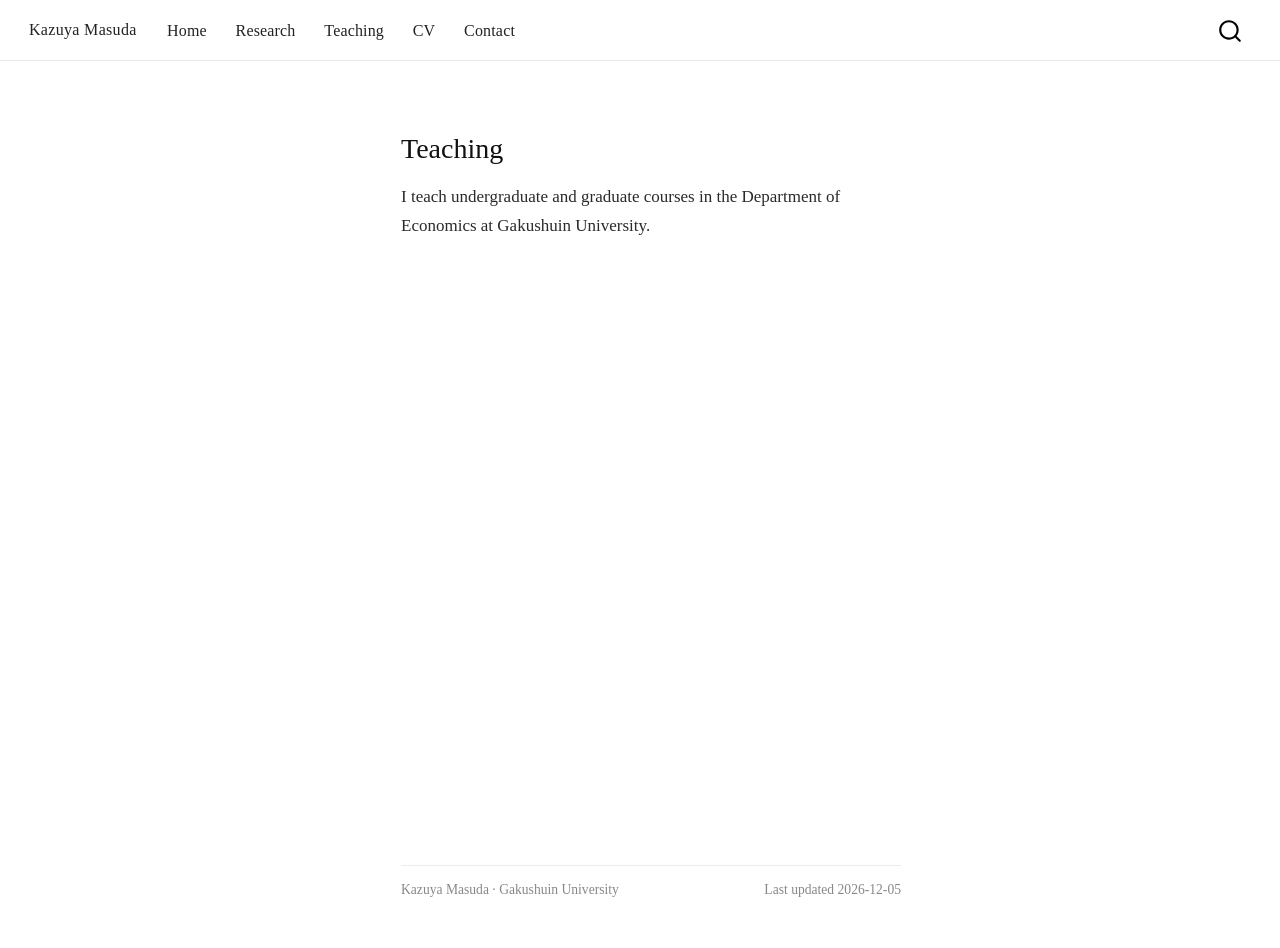
<file: teaching.html>
<!DOCTYPE html>
<html xmlns="http://www.w3.org/1999/xhtml" lang="en" xml:lang="en"><head>

<meta charset="utf-8">
<meta name="generator" content="quarto-1.9.37">

<meta name="viewport" content="width=device-width, initial-scale=1.0, user-scalable=yes">


<title>Teaching – Kazuya Masuda</title>
<style>
/* Default styles provided by pandoc.
** See https://pandoc.org/MANUAL.html#variables-for-html for config info.
*/
code{white-space: pre-wrap;}
span.smallcaps{font-variant: small-caps;}
div.columns{display: flex; gap: min(4vw, 1.5em);}
div.column{flex: auto; overflow-x: auto;}
div.hanging-indent{margin-left: 1.5em; text-indent: -1.5em;}
ul.task-list{list-style: none;}
ul.task-list li input[type="checkbox"] {
  width: 0.8em;
  margin: 0 0.8em 0.2em -1em; /* quarto-specific, see https://github.com/quarto-dev/quarto-cli/issues/4556 */ 
  vertical-align: middle;
}
</style>


<script src="site_libs/quarto-nav/quarto-nav.js"></script>
<script src="site_libs/clipboard/clipboard.min.js"></script>
<script src="site_libs/quarto-search/autocomplete.umd.js"></script>
<script src="site_libs/quarto-search/fuse.min.js"></script>
<script src="site_libs/quarto-search/quarto-search.js"></script>
<meta name="quarto:offset" content="./">
<script src="site_libs/quarto-html/quarto.js" type="module"></script>
<script src="site_libs/quarto-html/tabsets/tabsets.js" type="module"></script>
<script src="site_libs/quarto-html/popper.min.js"></script>
<script src="site_libs/quarto-html/tippy.umd.min.js"></script>
<script src="site_libs/quarto-html/anchor.min.js"></script>
<link href="site_libs/quarto-html/tippy.css" rel="stylesheet">
<link href="site_libs/quarto-html/quarto-syntax-highlighting-7f8f88aac4f3542376d5c11b86a4c14d.css" rel="stylesheet" id="quarto-text-highlighting-styles">
<script src="site_libs/bootstrap/bootstrap.min.js"></script>
<link href="site_libs/bootstrap/bootstrap-icons.css" rel="stylesheet">
<link href="site_libs/bootstrap/bootstrap-cf0db33da047c7ef5c9f07c992a88724.min.css" rel="stylesheet" append-hash="true" id="quarto-bootstrap" data-mode="light">
<script id="quarto-search-options" type="application/json">{
  "location": "navbar",
  "copy-button": false,
  "collapse-after": 3,
  "panel-placement": "end",
  "type": "overlay",
  "limit": 50,
  "keyboard-shortcut": [
    "f",
    "/",
    "s"
  ],
  "show-item-context": false,
  "language": {
    "search-no-results-text": "No results",
    "search-matching-documents-text": "matching documents",
    "search-copy-link-title": "Copy link to search",
    "search-hide-matches-text": "Hide additional matches",
    "search-more-match-text": "more match in this document",
    "search-more-matches-text": "more matches in this document",
    "search-clear-button-title": "Clear",
    "search-text-placeholder": "",
    "search-detached-cancel-button-title": "Cancel",
    "search-submit-button-title": "Submit",
    "search-label": "Search"
  }
}</script>


<link rel="stylesheet" href="styles.css">
</head>

<body class="nav-fixed fullcontent quarto-light">

<div id="quarto-search-results"></div>
  <header id="quarto-header" class="headroom fixed-top">
    <nav class="navbar navbar-expand-lg " data-bs-theme="dark">
      <div class="navbar-container container-fluid">
      <div class="navbar-brand-container mx-auto">
    <a class="navbar-brand" href="./index.html">
    <span class="navbar-title">Kazuya Masuda</span>
    </a>
  </div>
            <div id="quarto-search" class="" title="Search"></div>
          <button class="navbar-toggler" type="button" data-bs-toggle="collapse" data-bs-target="#navbarCollapse" aria-controls="navbarCollapse" role="menu" aria-expanded="false" aria-label="Toggle navigation" onclick="if (window.quartoToggleHeadroom) { window.quartoToggleHeadroom(); }">
  <span class="navbar-toggler-icon"></span>
</button>
          <div class="collapse navbar-collapse" id="navbarCollapse">
            <ul class="navbar-nav navbar-nav-scroll me-auto">
  <li class="nav-item">
    <a class="nav-link" href="./index.html"> 
<span class="menu-text">Home</span></a>
  </li>  
  <li class="nav-item">
    <a class="nav-link" href="./research.html"> 
<span class="menu-text">Research</span></a>
  </li>  
  <li class="nav-item">
    <a class="nav-link active" href="./teaching.html" aria-current="page"> 
<span class="menu-text">Teaching</span></a>
  </li>  
  <li class="nav-item">
    <a class="nav-link" href="./cv.html"> 
<span class="menu-text">CV</span></a>
  </li>  
  <li class="nav-item">
    <a class="nav-link" href="./contact.html"> 
<span class="menu-text">Contact</span></a>
  </li>  
</ul>
          </div> <!-- /navcollapse -->
            <div class="quarto-navbar-tools">
</div>
      </div> <!-- /container-fluid -->
    </nav>
</header>
<!-- content -->
<div id="quarto-content" class="quarto-container page-columns page-rows-contents page-layout-article page-navbar">
<!-- sidebar -->
<!-- margin-sidebar -->
    
<!-- main -->
<main class="content" id="quarto-document-content">

<header id="title-block-header" class="quarto-title-block default">
<div class="quarto-title">
<h1 class="title">Teaching</h1>
</div>



<div class="quarto-title-meta">

    
  
    
  </div>
  


</header>


<p>I teach undergraduate and graduate courses in the Department of Economics at Gakushuin University.</p>



</main> <!-- /main -->
<footer class="site-footer">
  Kazuya Masuda · Gakushuin University
  <span style="float: right;">Last updated <span id="last-updated"></span></span>
</footer>
<script>
  (function () {
    var d = new Date(document.lastModified);
    var iso = d.toISOString().slice(0, 10);
    var el = document.getElementById("last-updated");
    if (el) el.textContent = iso;
  })();
</script>
<script id="quarto-html-after-body" type="application/javascript">
  window.document.addEventListener("DOMContentLoaded", function (event) {
    const icon = "";
    const anchorJS = new window.AnchorJS();
    anchorJS.options = {
      placement: 'right',
      icon: icon
    };
    anchorJS.add('.anchored');
    const isCodeAnnotation = (el) => {
      for (const clz of el.classList) {
        if (clz.startsWith('code-annotation-')) {                     
          return true;
        }
      }
      return false;
    }
    const onCopySuccess = function(e) {
      // button target
      const button = e.trigger;
      // don't keep focus
      button.blur();
      // flash "checked"
      button.classList.add('code-copy-button-checked');
      var currentTitle = button.getAttribute("title");
      button.setAttribute("title", "Copied!");
      let tooltip;
      if (window.bootstrap) {
        button.setAttribute("data-bs-toggle", "tooltip");
        button.setAttribute("data-bs-placement", "left");
        button.setAttribute("data-bs-title", "Copied!");
        tooltip = new bootstrap.Tooltip(button, 
          { trigger: "manual", 
            customClass: "code-copy-button-tooltip",
            offset: [0, -8]});
        tooltip.show();    
      }
      setTimeout(function() {
        if (tooltip) {
          tooltip.hide();
          button.removeAttribute("data-bs-title");
          button.removeAttribute("data-bs-toggle");
          button.removeAttribute("data-bs-placement");
        }
        button.setAttribute("title", currentTitle);
        button.classList.remove('code-copy-button-checked');
      }, 1000);
      // clear code selection
      e.clearSelection();
    }
    const getTextToCopy = function(trigger) {
      const outerScaffold = trigger.parentElement.cloneNode(true);
      const codeEl = outerScaffold.querySelector('code');
      for (const childEl of codeEl.children) {
        if (isCodeAnnotation(childEl)) {
          childEl.remove();
        }
      }
      return codeEl.innerText;
    }
    const clipboard = new window.ClipboardJS('.code-copy-button:not([data-in-quarto-modal])', {
      text: getTextToCopy
    });
    clipboard.on('success', onCopySuccess);
    if (window.document.getElementById('quarto-embedded-source-code-modal')) {
      const clipboardModal = new window.ClipboardJS('.code-copy-button[data-in-quarto-modal]', {
        text: getTextToCopy,
        container: window.document.getElementById('quarto-embedded-source-code-modal')
      });
      clipboardModal.on('success', onCopySuccess);
    }
      var localhostRegex = new RegExp(/^(?:http|https):\/\/localhost\:?[0-9]*\//);
      var mailtoRegex = new RegExp(/^mailto:/);
        var filterRegex = new RegExp("https:\/\/kazumasuda\.github\.io\/");
      var isInternal = (href) => {
          return filterRegex.test(href) || localhostRegex.test(href) || mailtoRegex.test(href);
      }
      // Inspect non-navigation links and adorn them if external
     var links = window.document.querySelectorAll('a[href]:not(.nav-link):not(.navbar-brand):not(.toc-action):not(.sidebar-link):not(.sidebar-item-toggle):not(.pagination-link):not(.no-external):not([aria-hidden]):not(.dropdown-item):not(.quarto-navigation-tool):not(.about-link)');
      for (var i=0; i<links.length; i++) {
        const link = links[i];
        if (!isInternal(link.href)) {
          // undo the damage that might have been done by quarto-nav.js in the case of
          // links that we want to consider external
          if (link.dataset.originalHref !== undefined) {
            link.href = link.dataset.originalHref;
          }
        }
      }
    function tippyHover(el, contentFn, onTriggerFn, onUntriggerFn) {
      const config = {
        allowHTML: true,
        maxWidth: 500,
        delay: 100,
        arrow: false,
        appendTo: function(el) {
            return el.parentElement;
        },
        interactive: true,
        interactiveBorder: 10,
        theme: 'quarto',
        placement: 'bottom-start',
      };
      if (contentFn) {
        config.content = contentFn;
      }
      if (onTriggerFn) {
        config.onTrigger = onTriggerFn;
      }
      if (onUntriggerFn) {
        config.onUntrigger = onUntriggerFn;
      }
      window.tippy(el, config); 
    }
    const noterefs = window.document.querySelectorAll('a[role="doc-noteref"]');
    for (var i=0; i<noterefs.length; i++) {
      const ref = noterefs[i];
      tippyHover(ref, function() {
        // use id or data attribute instead here
        let href = ref.getAttribute('data-footnote-href') || ref.getAttribute('href');
        try { href = new URL(href).hash; } catch {}
        const id = href.replace(/^#\/?/, "");
        const note = window.document.getElementById(id);
        if (note) {
          return note.innerHTML;
        } else {
          return "";
        }
      });
    }
    const xrefs = window.document.querySelectorAll('a.quarto-xref');
    const processXRef = (id, note) => {
      // Strip column container classes
      const stripColumnClz = (el) => {
        el.classList.remove("page-full", "page-columns");
        if (el.children) {
          for (const child of el.children) {
            stripColumnClz(child);
          }
        }
      }
      stripColumnClz(note)
      if (id === null || id.startsWith('sec-')) {
        // Special case sections, only their first couple elements
        const container = document.createElement("div");
        if (note.children && note.children.length > 2) {
          container.appendChild(note.children[0].cloneNode(true));
          for (let i = 1; i < note.children.length; i++) {
            const child = note.children[i];
            if (child.tagName === "P" && child.innerText === "") {
              continue;
            } else {
              container.appendChild(child.cloneNode(true));
              break;
            }
          }
          if (window.Quarto?.typesetMath) {
            window.Quarto.typesetMath(container);
          }
          return container.innerHTML
        } else {
          if (window.Quarto?.typesetMath) {
            window.Quarto.typesetMath(note);
          }
          return note.innerHTML;
        }
      } else {
        // Remove any anchor links if they are present
        const anchorLink = note.querySelector('a.anchorjs-link');
        if (anchorLink) {
          anchorLink.remove();
        }
        if (window.Quarto?.typesetMath) {
          window.Quarto.typesetMath(note);
        }
        if (note.classList.contains("callout")) {
          return note.outerHTML;
        } else {
          return note.innerHTML;
        }
      }
    }
    for (var i=0; i<xrefs.length; i++) {
      const xref = xrefs[i];
      tippyHover(xref, undefined, function(instance) {
        instance.disable();
        let url = xref.getAttribute('href');
        let hash = undefined; 
        if (url.startsWith('#')) {
          hash = url;
        } else {
          try { hash = new URL(url).hash; } catch {}
        }
        if (hash) {
          const id = hash.replace(/^#\/?/, "");
          const note = window.document.getElementById(id);
          if (note !== null) {
            try {
              const html = processXRef(id, note.cloneNode(true));
              instance.setContent(html);
            } finally {
              instance.enable();
              instance.show();
            }
          } else {
            // See if we can fetch this
            fetch(url.split('#')[0])
            .then(res => res.text())
            .then(html => {
              const parser = new DOMParser();
              const htmlDoc = parser.parseFromString(html, "text/html");
              const note = htmlDoc.getElementById(id);
              if (note !== null) {
                const html = processXRef(id, note);
                instance.setContent(html);
              } 
            }).finally(() => {
              instance.enable();
              instance.show();
            });
          }
        } else {
          // See if we can fetch a full url (with no hash to target)
          // This is a special case and we should probably do some content thinning / targeting
          fetch(url)
          .then(res => res.text())
          .then(html => {
            const parser = new DOMParser();
            const htmlDoc = parser.parseFromString(html, "text/html");
            const note = htmlDoc.querySelector('main.content');
            if (note !== null) {
              // This should only happen for chapter cross references
              // (since there is no id in the URL)
              // remove the first header
              if (note.children.length > 0 && note.children[0].tagName === "HEADER") {
                note.children[0].remove();
              }
              const html = processXRef(null, note);
              instance.setContent(html);
            } 
          }).finally(() => {
            instance.enable();
            instance.show();
          });
        }
      }, function(instance) {
      });
    }
        let selectedAnnoteEl;
        const selectorForAnnotation = ( cell, annotation) => {
          let cellAttr = 'data-code-cell="' + cell + '"';
          let lineAttr = 'data-code-annotation="' +  annotation + '"';
          const selector = 'span[' + cellAttr + '][' + lineAttr + ']';
          return selector;
        }
        const selectCodeLines = (annoteEl) => {
          const doc = window.document;
          const targetCell = annoteEl.getAttribute("data-target-cell");
          const targetAnnotation = annoteEl.getAttribute("data-target-annotation");
          const annoteSpan = window.document.querySelector(selectorForAnnotation(targetCell, targetAnnotation));
          const lines = annoteSpan.getAttribute("data-code-lines").split(",");
          const lineIds = lines.map((line) => {
            return targetCell + "-" + line;
          })
          let top = null;
          let height = null;
          let parent = null;
          if (lineIds.length > 0) {
              //compute the position of the single el (top and bottom and make a div)
              const el = window.document.getElementById(lineIds[0]);
              top = el.offsetTop;
              height = el.offsetHeight;
              parent = el.parentElement.parentElement;
            if (lineIds.length > 1) {
              const lastEl = window.document.getElementById(lineIds[lineIds.length - 1]);
              const bottom = lastEl.offsetTop + lastEl.offsetHeight;
              height = bottom - top;
            }
            if (top !== null && height !== null && parent !== null) {
              // cook up a div (if necessary) and position it 
              let div = window.document.getElementById("code-annotation-line-highlight");
              if (div === null) {
                div = window.document.createElement("div");
                div.setAttribute("id", "code-annotation-line-highlight");
                div.style.position = 'absolute';
                parent.appendChild(div);
              }
              div.style.top = top - 2 + "px";
              div.style.height = height + 4 + "px";
              div.style.left = 0;
              let gutterDiv = window.document.getElementById("code-annotation-line-highlight-gutter");
              if (gutterDiv === null) {
                gutterDiv = window.document.createElement("div");
                gutterDiv.setAttribute("id", "code-annotation-line-highlight-gutter");
                gutterDiv.style.position = 'absolute';
                const codeCell = window.document.getElementById(targetCell);
                const gutter = codeCell.querySelector('.code-annotation-gutter');
                gutter.appendChild(gutterDiv);
              }
              gutterDiv.style.top = top - 2 + "px";
              gutterDiv.style.height = height + 4 + "px";
            }
            selectedAnnoteEl = annoteEl;
          }
        };
        const unselectCodeLines = () => {
          const elementsIds = ["code-annotation-line-highlight", "code-annotation-line-highlight-gutter"];
          elementsIds.forEach((elId) => {
            const div = window.document.getElementById(elId);
            if (div) {
              div.remove();
            }
          });
          selectedAnnoteEl = undefined;
        };
          // Handle positioning of the toggle
      window.addEventListener(
        "resize",
        throttle(() => {
          elRect = undefined;
          if (selectedAnnoteEl) {
            selectCodeLines(selectedAnnoteEl);
          }
        }, 10)
      );
      function throttle(fn, ms) {
      let throttle = false;
      let timer;
        return (...args) => {
          if(!throttle) { // first call gets through
              fn.apply(this, args);
              throttle = true;
          } else { // all the others get throttled
              if(timer) clearTimeout(timer); // cancel #2
              timer = setTimeout(() => {
                fn.apply(this, args);
                timer = throttle = false;
              }, ms);
          }
        };
      }
        // Attach click handler to the DT
        const annoteDls = window.document.querySelectorAll('dt[data-target-cell]');
        for (const annoteDlNode of annoteDls) {
          annoteDlNode.addEventListener('click', (event) => {
            const clickedEl = event.target;
            if (clickedEl !== selectedAnnoteEl) {
              unselectCodeLines();
              const activeEl = window.document.querySelector('dt[data-target-cell].code-annotation-active');
              if (activeEl) {
                activeEl.classList.remove('code-annotation-active');
              }
              selectCodeLines(clickedEl);
              clickedEl.classList.add('code-annotation-active');
            } else {
              // Unselect the line
              unselectCodeLines();
              clickedEl.classList.remove('code-annotation-active');
            }
          });
        }
    const findCites = (el) => {
      const parentEl = el.parentElement;
      if (parentEl) {
        const cites = parentEl.dataset.cites;
        if (cites) {
          return {
            el,
            cites: cites.split(' ')
          };
        } else {
          return findCites(el.parentElement)
        }
      } else {
        return undefined;
      }
    };
    var bibliorefs = window.document.querySelectorAll('a[role="doc-biblioref"]');
    for (var i=0; i<bibliorefs.length; i++) {
      const ref = bibliorefs[i];
      const citeInfo = findCites(ref);
      if (citeInfo) {
        tippyHover(citeInfo.el, function() {
          var popup = window.document.createElement('div');
          citeInfo.cites.forEach(function(cite) {
            var citeDiv = window.document.createElement('div');
            citeDiv.classList.add('hanging-indent');
            citeDiv.classList.add('csl-entry');
            var biblioDiv = window.document.getElementById('ref-' + cite);
            if (biblioDiv) {
              citeDiv.innerHTML = biblioDiv.innerHTML;
            }
            popup.appendChild(citeDiv);
          });
          return popup.innerHTML;
        });
      }
    }
  });
  </script>
</div> <!-- /content -->




</body></html>
</file>
<file: site_libs/quarto-html/tippy.css>
.tippy-box[data-animation=fade][data-state=hidden]{opacity:0}[data-tippy-root]{max-width:calc(100vw - 10px)}.tippy-box{position:relative;background-color:#333;color:#fff;border-radius:4px;font-size:14px;line-height:1.4;white-space:normal;outline:0;transition-property:transform,visibility,opacity}.tippy-box[data-placement^=top]>.tippy-arrow{bottom:0}.tippy-box[data-placement^=top]>.tippy-arrow:before{bottom:-7px;left:0;border-width:8px 8px 0;border-top-color:initial;transform-origin:center top}.tippy-box[data-placement^=bottom]>.tippy-arrow{top:0}.tippy-box[data-placement^=bottom]>.tippy-arrow:before{top:-7px;left:0;border-width:0 8px 8px;border-bottom-color:initial;transform-origin:center bottom}.tippy-box[data-placement^=left]>.tippy-arrow{right:0}.tippy-box[data-placement^=left]>.tippy-arrow:before{border-width:8px 0 8px 8px;border-left-color:initial;right:-7px;transform-origin:center left}.tippy-box[data-placement^=right]>.tippy-arrow{left:0}.tippy-box[data-placement^=right]>.tippy-arrow:before{left:-7px;border-width:8px 8px 8px 0;border-right-color:initial;transform-origin:center right}.tippy-box[data-inertia][data-state=visible]{transition-timing-function:cubic-bezier(.54,1.5,.38,1.11)}.tippy-arrow{width:16px;height:16px;color:#333}.tippy-arrow:before{content:"";position:absolute;border-color:transparent;border-style:solid}.tippy-content{position:relative;padding:5px 9px;z-index:1}
</file>
<file: site_libs/quarto-html/quarto-syntax-highlighting-7f8f88aac4f3542376d5c11b86a4c14d.css>
/* quarto syntax highlight colors */
:root {
  --quarto-hl-ot-color: #003B4F;
  --quarto-hl-at-color: #657422;
  --quarto-hl-ss-color: #20794D;
  --quarto-hl-an-color: #5E5E5E;
  --quarto-hl-fu-color: #4758AB;
  --quarto-hl-st-color: #20794D;
  --quarto-hl-cf-color: #003B4F;
  --quarto-hl-op-color: #5E5E5E;
  --quarto-hl-er-color: #AD0000;
  --quarto-hl-bn-color: #AD0000;
  --quarto-hl-al-color: #AD0000;
  --quarto-hl-va-color: #111111;
  --quarto-hl-bu-color: inherit;
  --quarto-hl-ex-color: inherit;
  --quarto-hl-pp-color: #AD0000;
  --quarto-hl-in-color: #5E5E5E;
  --quarto-hl-vs-color: #20794D;
  --quarto-hl-wa-color: #5E5E5E;
  --quarto-hl-do-color: #5E5E5E;
  --quarto-hl-im-color: #00769E;
  --quarto-hl-ch-color: #20794D;
  --quarto-hl-dt-color: #AD0000;
  --quarto-hl-fl-color: #AD0000;
  --quarto-hl-co-color: #5E5E5E;
  --quarto-hl-cv-color: #5E5E5E;
  --quarto-hl-cn-color: #8f5902;
  --quarto-hl-sc-color: #5E5E5E;
  --quarto-hl-dv-color: #AD0000;
  --quarto-hl-kw-color: #003B4F;
}

/* other quarto variables */
:root {
  --quarto-font-monospace: SFMono-Regular, Menlo, Monaco, Consolas, "Liberation Mono", "Courier New", monospace;
}

/* syntax highlight based on Pandoc's rules */
pre > code.sourceCode > span {
  color: #003B4F;
}

code.sourceCode > span {
  color: #003B4F;
}

div.sourceCode,
div.sourceCode pre.sourceCode {
  color: #003B4F;
}

/* Normal */
code span {
  color: #003B4F;
}

/* Alert */
code span.al {
  color: #AD0000;
  font-style: inherit;
}

/* Annotation */
code span.an {
  color: #5E5E5E;
  font-style: inherit;
}

/* Attribute */
code span.at {
  color: #657422;
  font-style: inherit;
}

/* BaseN */
code span.bn {
  color: #AD0000;
  font-style: inherit;
}

/* BuiltIn */
code span.bu {
  font-style: inherit;
}

/* ControlFlow */
code span.cf {
  color: #003B4F;
  font-weight: bold;
  font-style: inherit;
}

/* Char */
code span.ch {
  color: #20794D;
  font-style: inherit;
}

/* Constant */
code span.cn {
  color: #8f5902;
  font-style: inherit;
}

/* Comment */
code span.co {
  color: #5E5E5E;
  font-style: inherit;
}

/* CommentVar */
code span.cv {
  color: #5E5E5E;
  font-style: italic;
}

/* Documentation */
code span.do {
  color: #5E5E5E;
  font-style: italic;
}

/* DataType */
code span.dt {
  color: #AD0000;
  font-style: inherit;
}

/* DecVal */
code span.dv {
  color: #AD0000;
  font-style: inherit;
}

/* Error */
code span.er {
  color: #AD0000;
  font-style: inherit;
}

/* Extension */
code span.ex {
  font-style: inherit;
}

/* Float */
code span.fl {
  color: #AD0000;
  font-style: inherit;
}

/* Function */
code span.fu {
  color: #4758AB;
  font-style: inherit;
}

/* Import */
code span.im {
  color: #00769E;
  font-style: inherit;
}

/* Information */
code span.in {
  color: #5E5E5E;
  font-style: inherit;
}

/* Keyword */
code span.kw {
  color: #003B4F;
  font-weight: bold;
  font-style: inherit;
}

/* Operator */
code span.op {
  color: #5E5E5E;
  font-style: inherit;
}

/* Other */
code span.ot {
  color: #003B4F;
  font-style: inherit;
}

/* Preprocessor */
code span.pp {
  color: #AD0000;
  font-style: inherit;
}

/* SpecialChar */
code span.sc {
  color: #5E5E5E;
  font-style: inherit;
}

/* SpecialString */
code span.ss {
  color: #20794D;
  font-style: inherit;
}

/* String */
code span.st {
  color: #20794D;
  font-style: inherit;
}

/* Variable */
code span.va {
  color: #111111;
  font-style: inherit;
}

/* VerbatimString */
code span.vs {
  color: #20794D;
  font-style: inherit;
}

/* Warning */
code span.wa {
  color: #5E5E5E;
  font-style: italic;
}

.prevent-inlining {
  content: "</";
}

/*# sourceMappingURL=789ad8cd35626ba772517505b42a116e.css.map */
</file>
<file: styles.css>
/* Minimal academic style — clean, white background */

body {
  background-color: #ffffff;
  color: #2a2a2a;
  font-family: Georgia, "Times New Roman", serif;
  font-size: 17px;
  line-height: 1.7;
  max-width: 760px;
  margin: 0 auto;
  padding: 0 1.25rem 3rem;
}

/* Navbar */
.navbar {
  border-bottom: 1px solid #e8e8e8;
  box-shadow: none !important;
  padding-top: 0.5rem;
  padding-bottom: 0.5rem;
  margin-bottom: 2.5rem;
}

.navbar .navbar-brand,
.navbar .nav-link {
  color: #222 !important;
  font-weight: 400;
  font-family: Georgia, serif;
  font-size: 1rem;
  letter-spacing: 0.01em;
}

.navbar .nav-link {
  padding-left: 0.9rem !important;
  padding-right: 0.9rem !important;
}

.navbar .nav-link:hover {
  color: #1a5490 !important;
}

.navbar-title {
  font-weight: 500;
  letter-spacing: 0.02em;
}

/* Headings */
h1, h2, h3, h4 {
  font-family: Georgia, serif;
  font-weight: 500;
  color: #111;
  line-height: 1.3;
}

h1 {
  font-size: 1.75rem;
  margin-top: 0.5rem;
  margin-bottom: 1.5rem;
  border: none;
}

h2 {
  font-size: 1.2rem;
  margin-top: 2.2rem;
  margin-bottom: 1rem;
  padding-bottom: 0.3rem;
  border-bottom: 1px solid #ececec;
  letter-spacing: 0.01em;
}

h3 {
  font-size: 1.05rem;
  margin-top: 1.4rem;
  margin-bottom: 0.6rem;
}

p {
  margin-bottom: 1.1rem;
}

/* Links */
a {
  color: #1a5490;
  text-decoration: none;
  border-bottom: 1px solid transparent;
  transition: border-color 0.15s ease;
}

a:hover {
  text-decoration: none;
  border-bottom-color: #1a5490;
}

/* Paper entries */
.paper {
  margin-bottom: 1.5rem;
  line-height: 1.5;
}

.paper-title {
  font-weight: 600;
  color: #111;
}

.paper-meta {
  display: block;
  color: #555;
  font-size: 0.95rem;
  font-style: italic;
}

.paper-meta a {
  font-style: normal;
}

/* Misc */
hr {
  border: none;
  border-top: 1px solid #ececec;
  margin: 2rem 0;
}

img.profile {
  float: right;
  width: 180px;
  margin: 0 0 1rem 1.5rem;
  border-radius: 2px;
}

/* Footer */
.site-footer {
  border-top: 1px solid #ececec;
  margin-top: 4rem;
  padding-top: 1.2rem;
  font-size: 0.85rem;
  color: #888;
  text-align: left;
  line-height: 1.5;
}

.site-footer a {
  color: #888;
}

/* Hide Quarto's default page footer container border (we use our own) */
.nav-footer {
  border-top: none !important;
}
</file>
